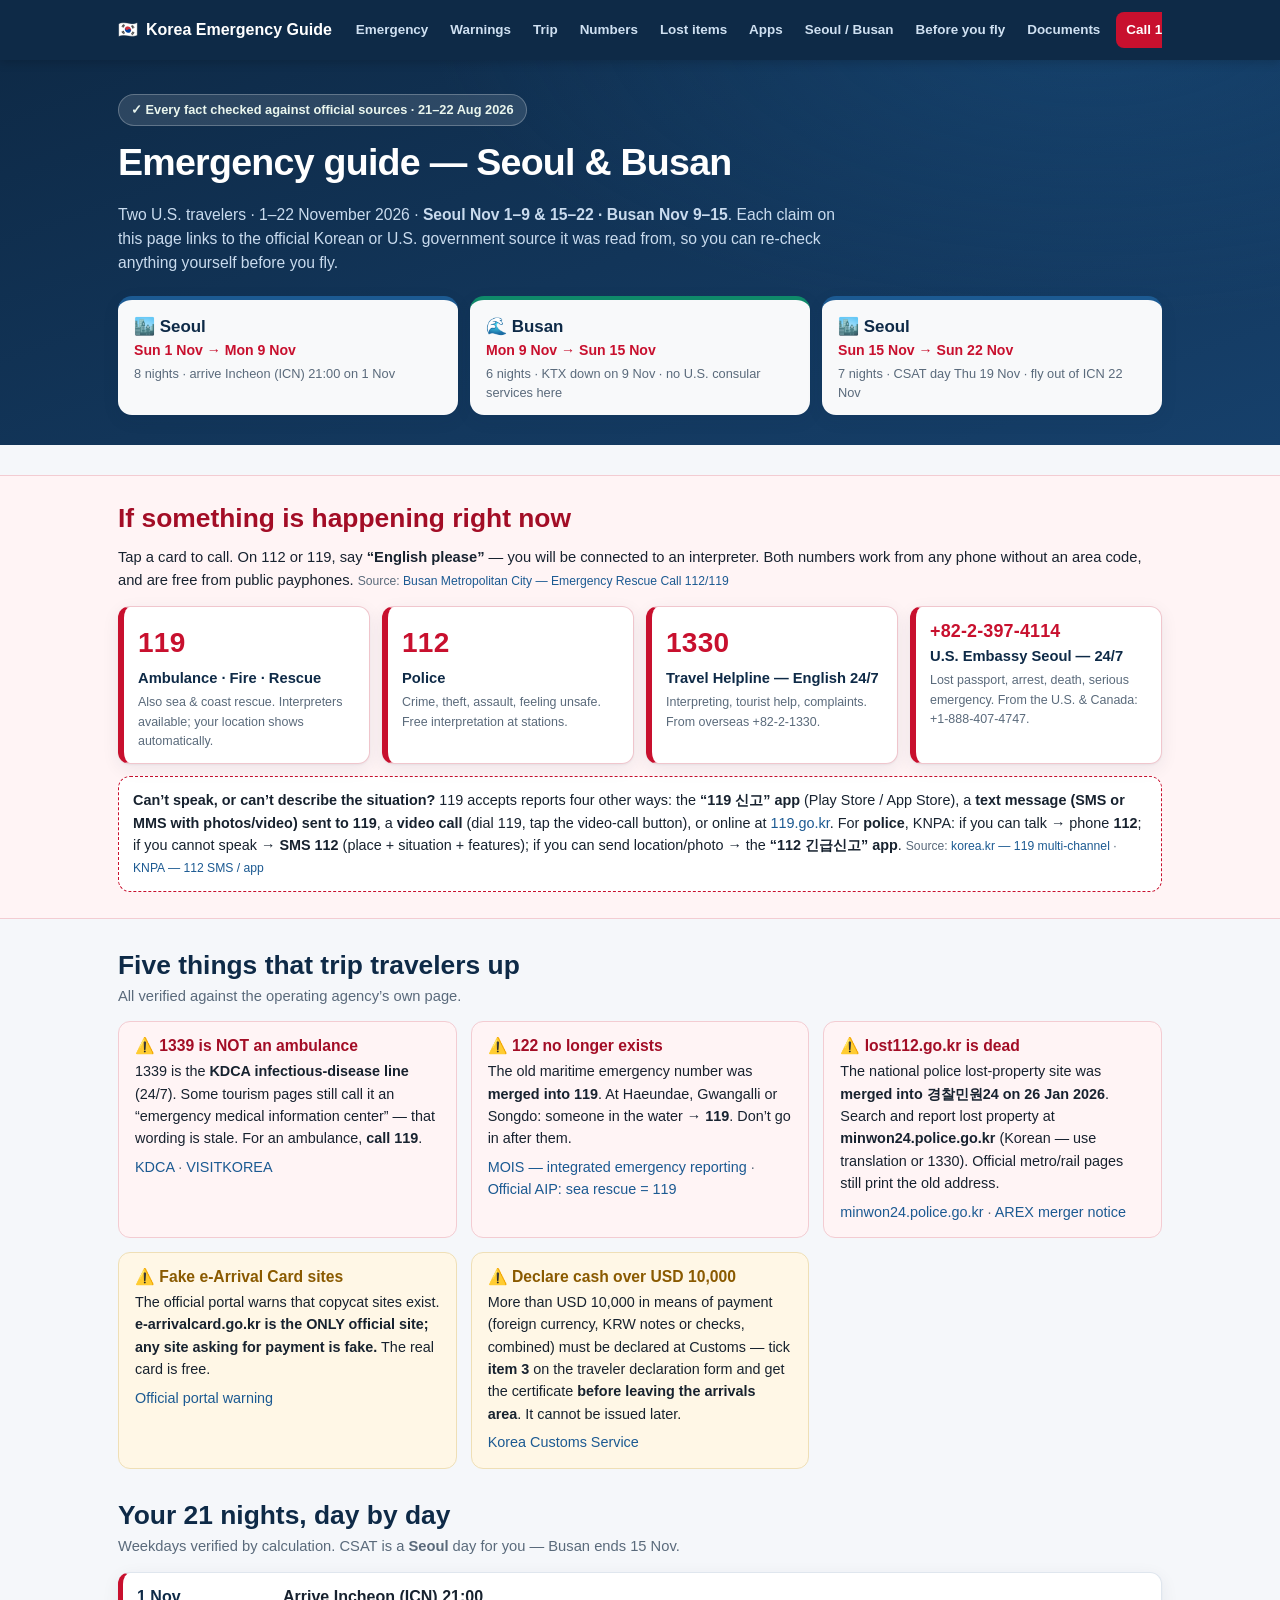
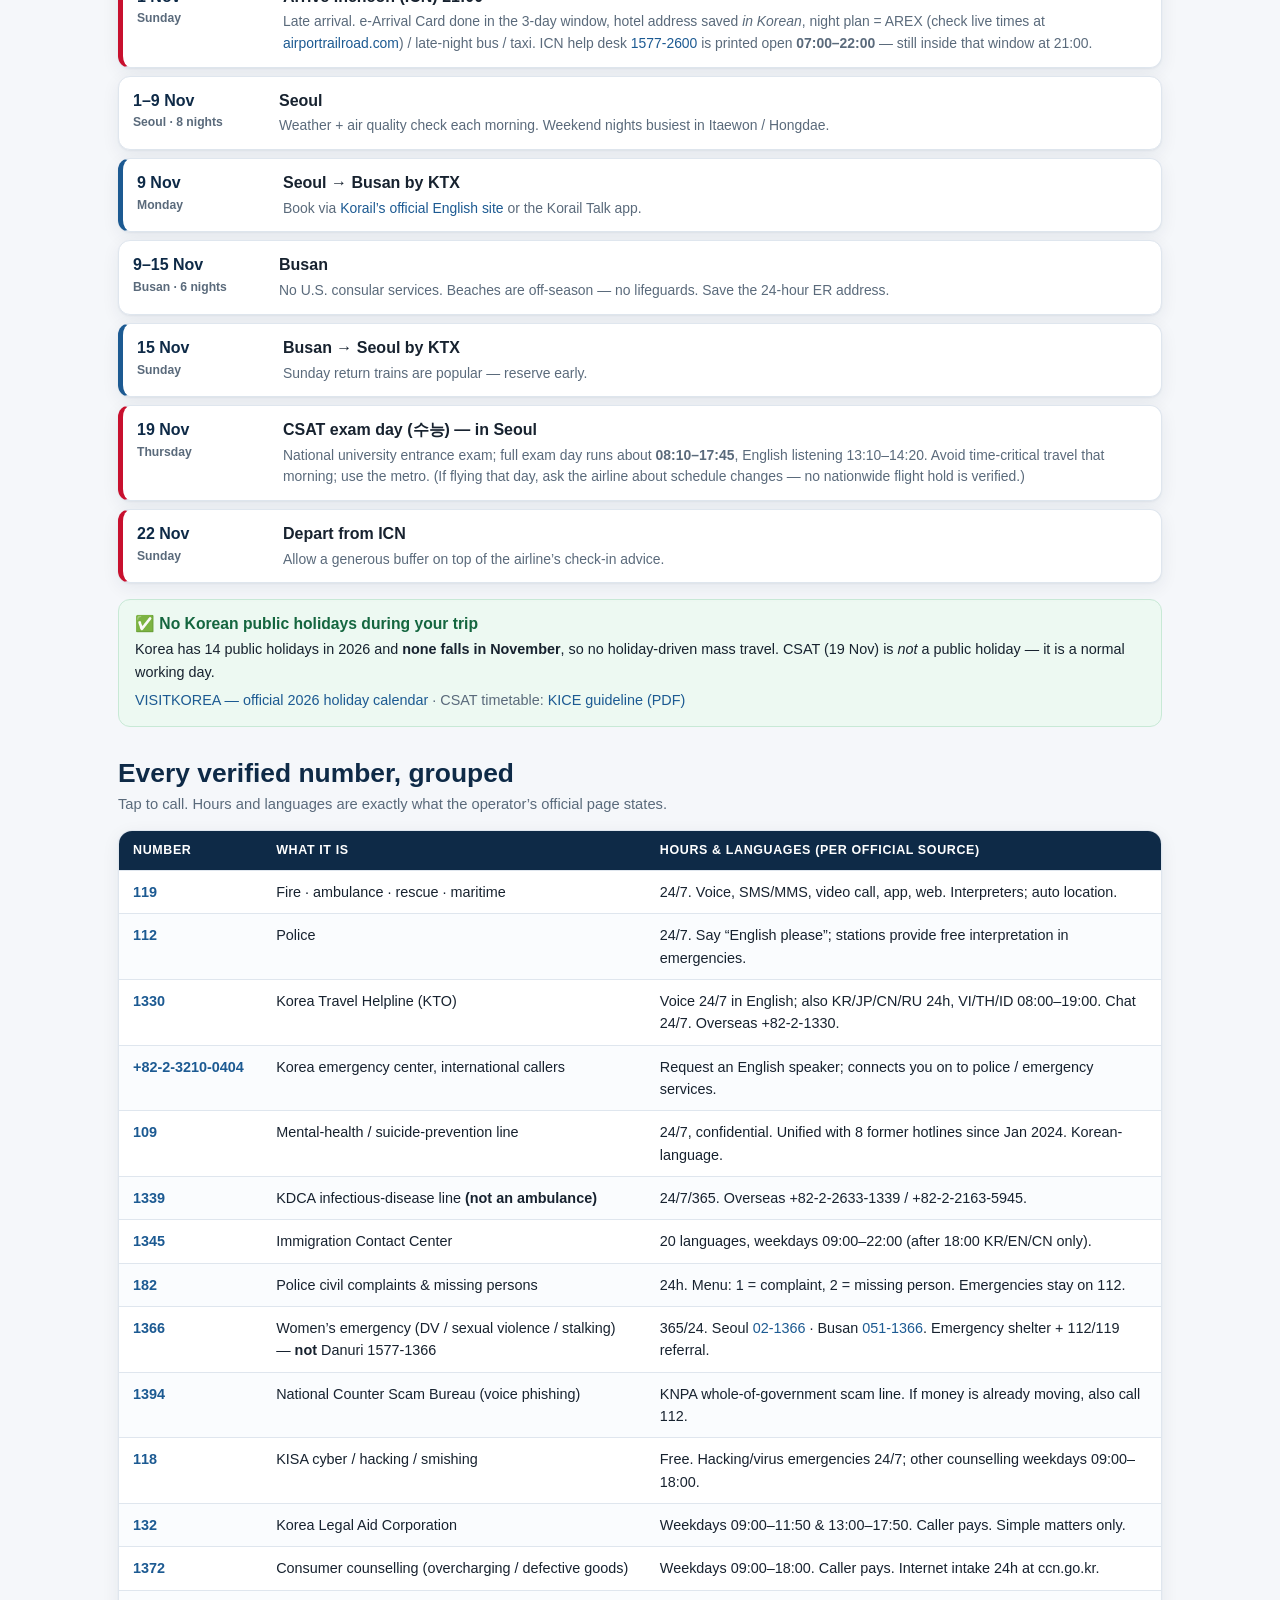
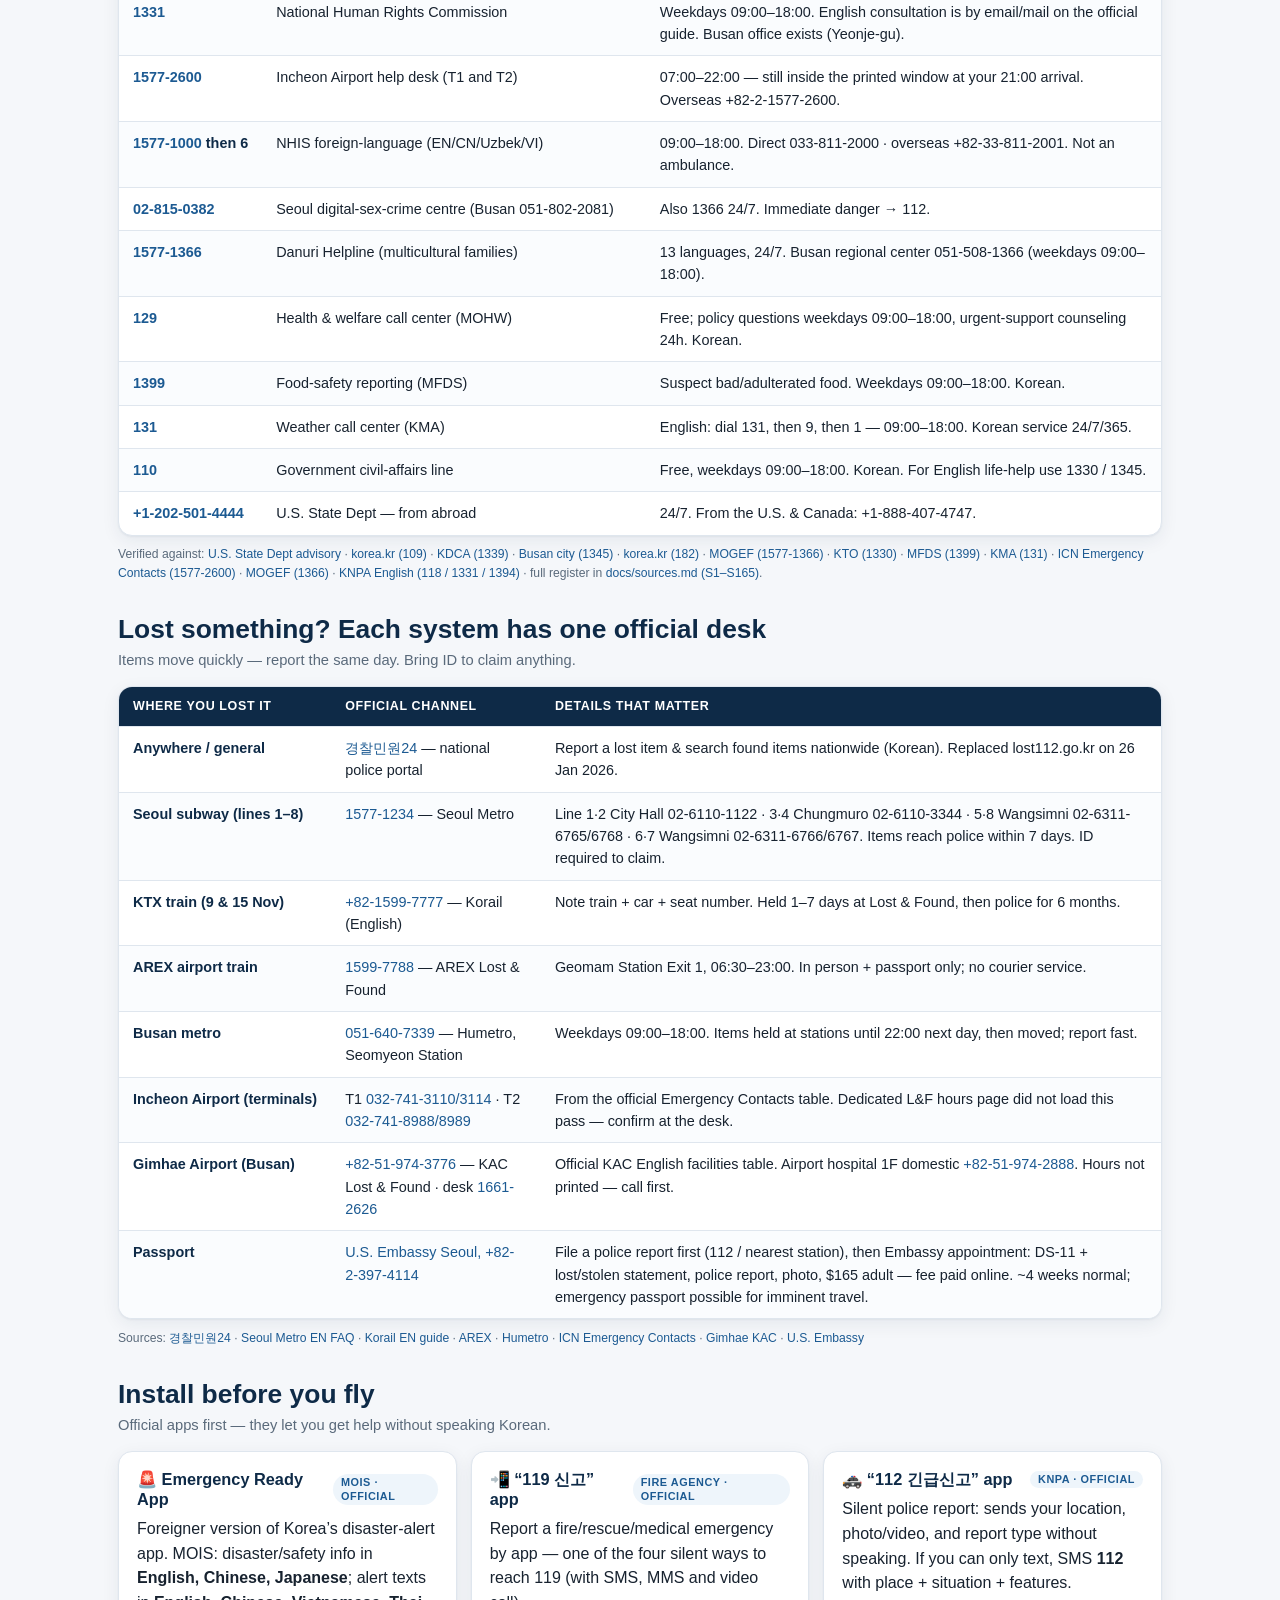
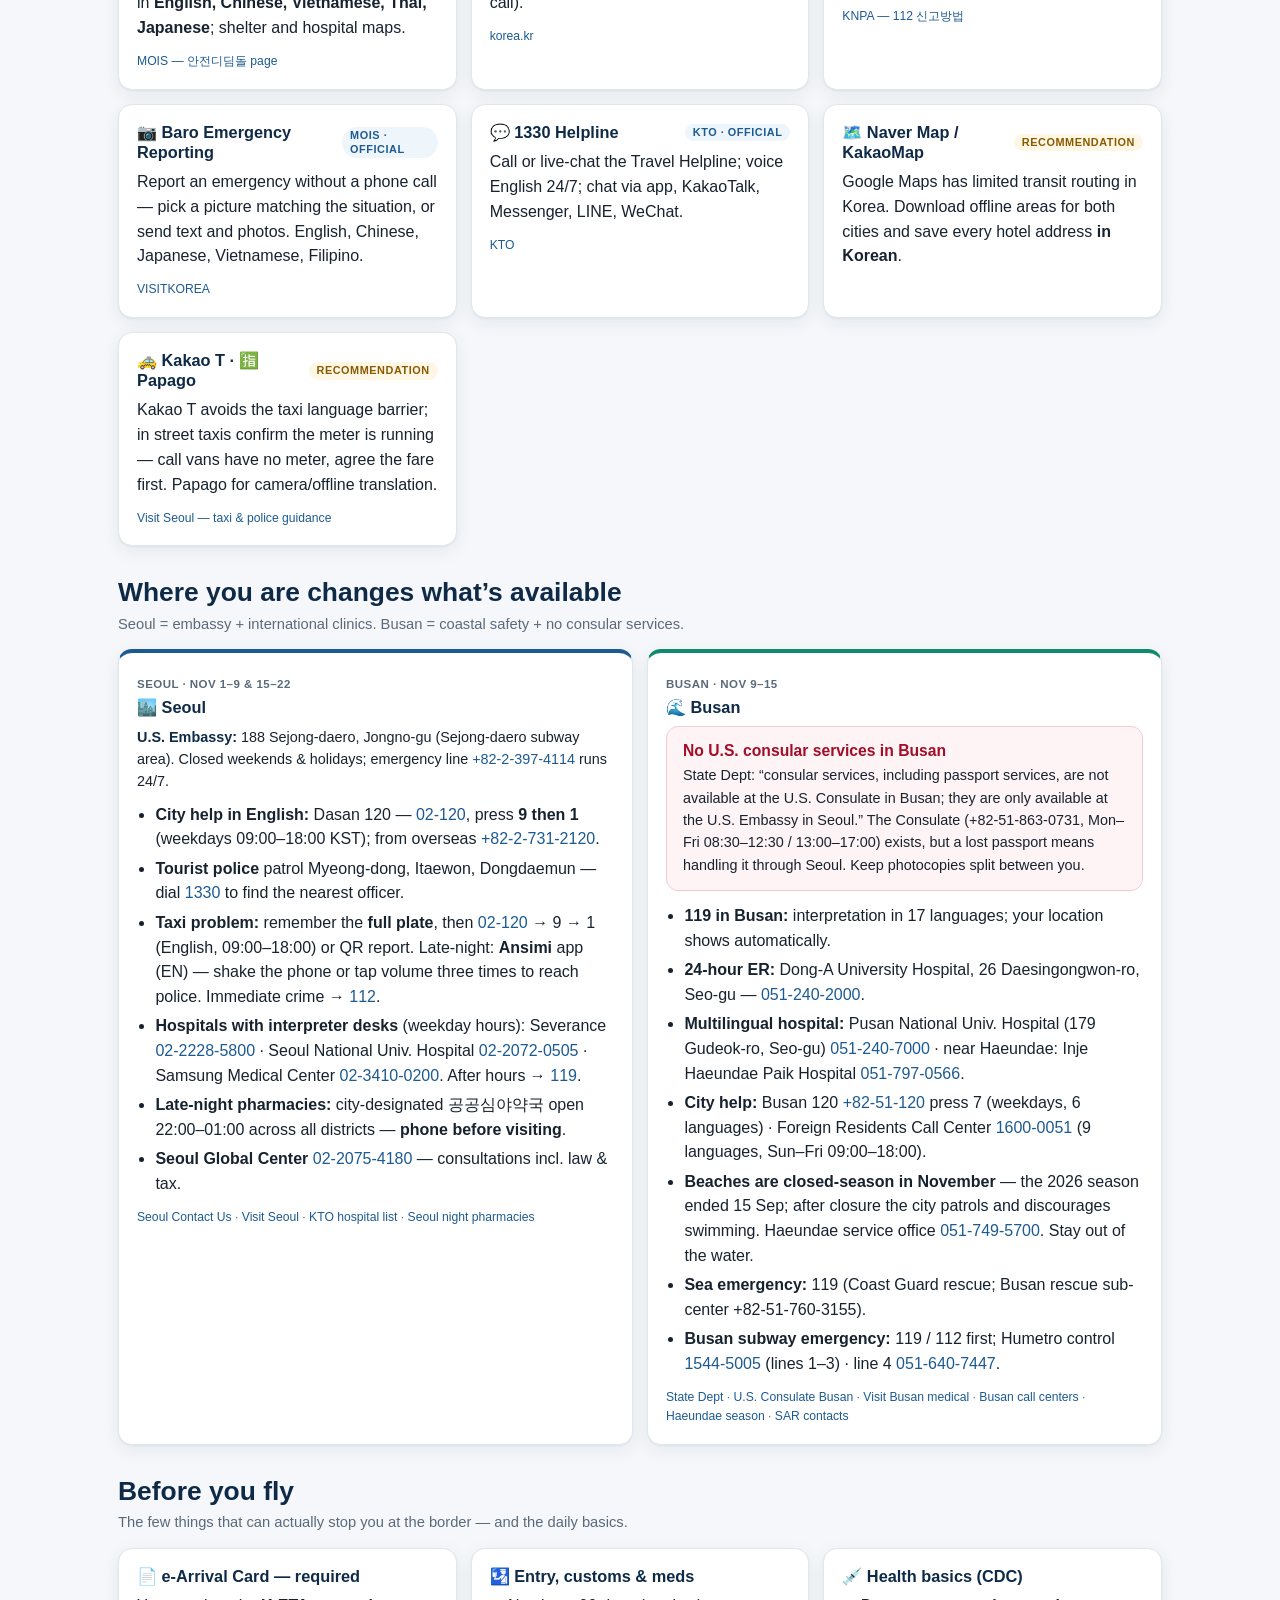
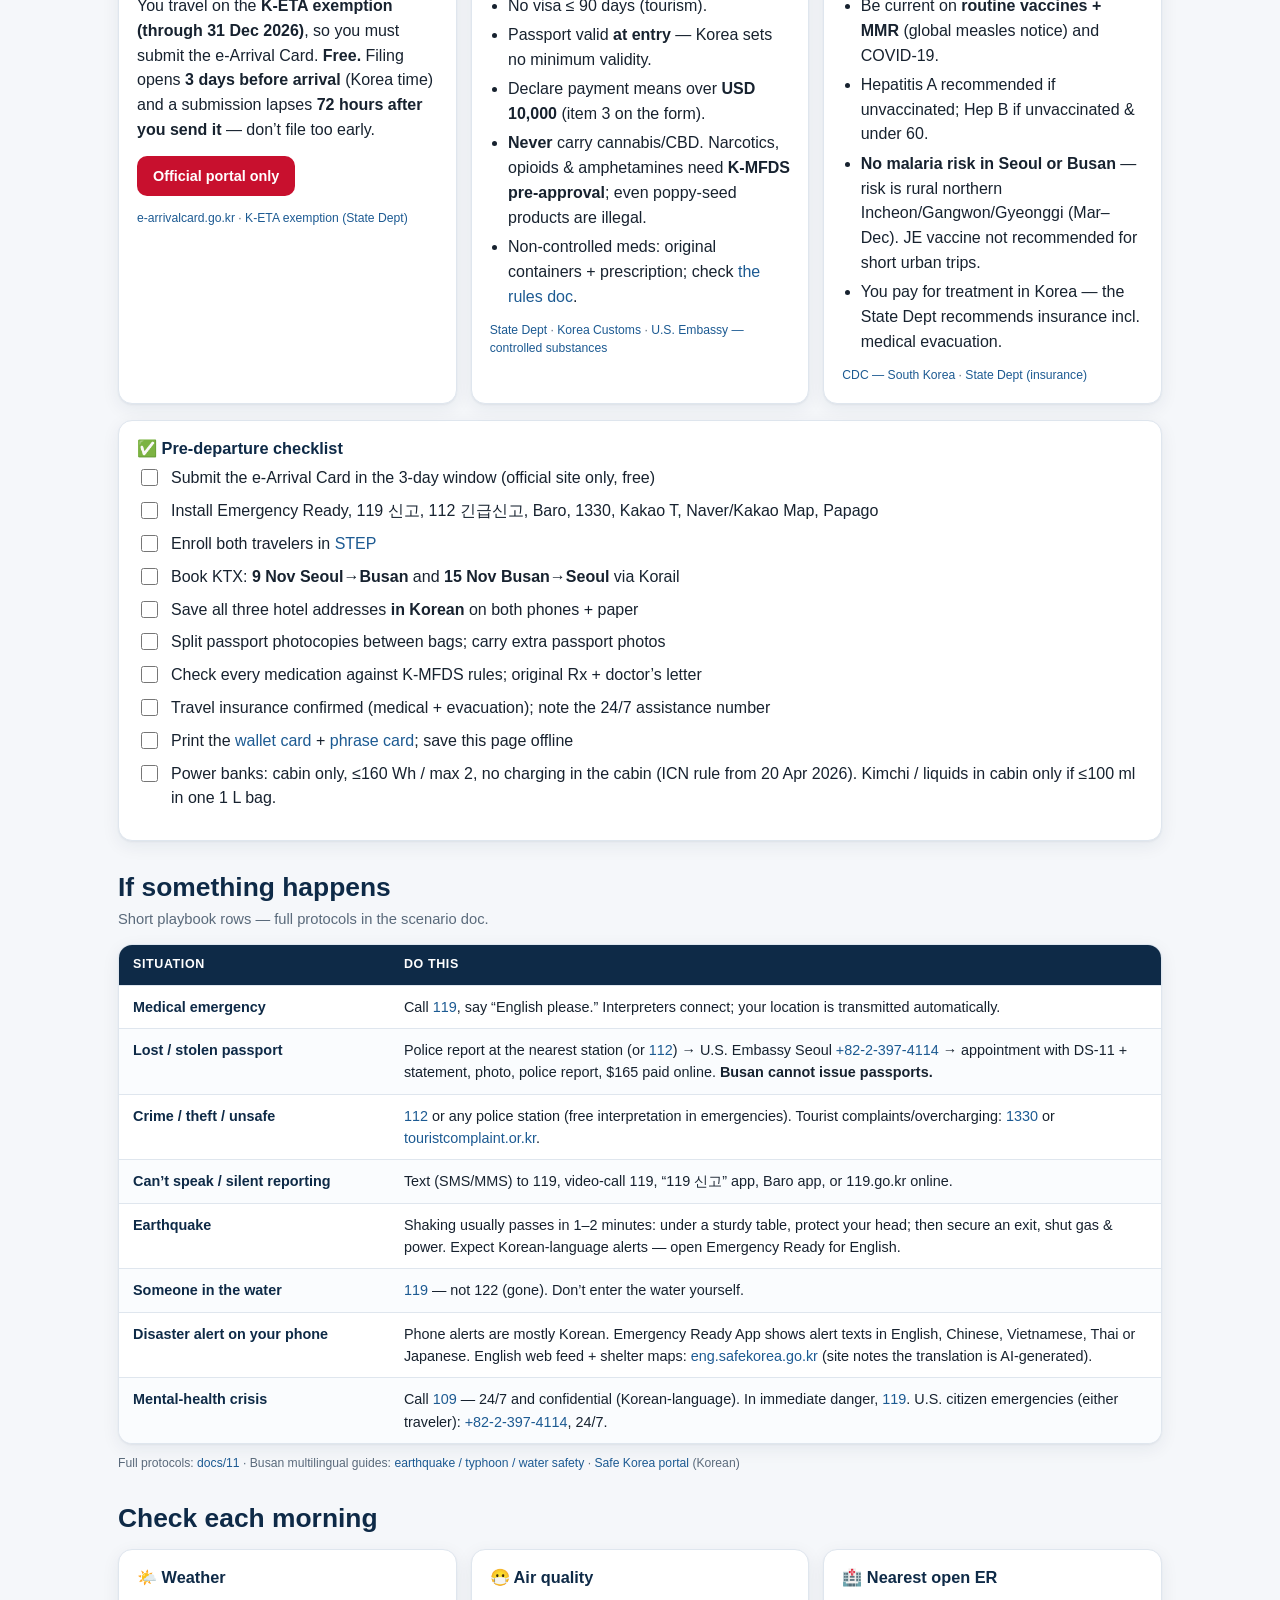
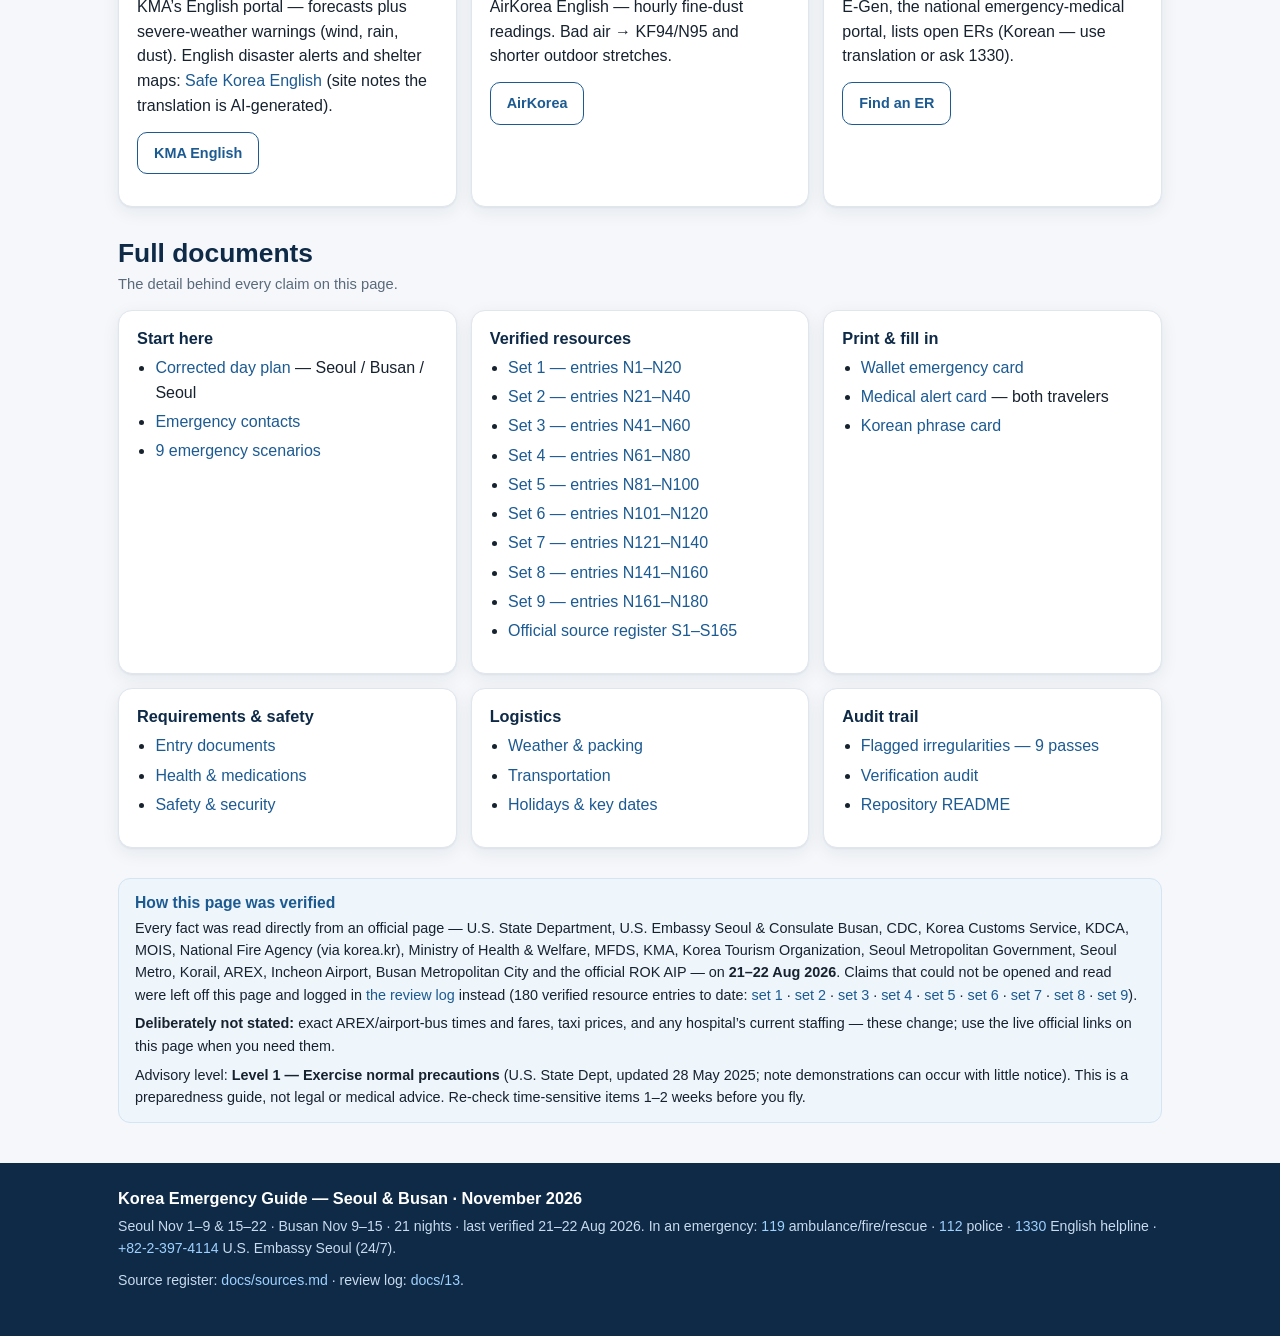
<file: index.html>
<!doctype html>
<html lang="en">
<head>
<meta charset="utf-8">
<meta name="viewport" content="width=device-width, initial-scale=1">
<title>Korea Emergency Guide — Seoul &amp; Busan · Nov 1–22, 2026</title>
<meta name="description" content="Verified emergency preparedness for Seoul (Nov 1–9 & 15–22) and Busan (Nov 9–15), 2026. Emergency numbers, hospitals, apps, lost property and official links — every fact checked against official sources.">
<meta name="theme-color" content="#0e2a47">
<link rel="stylesheet" href="assets/site.css">
<link rel="icon" href="data:image/svg+xml,<svg xmlns='http://www.w3.org/2000/svg' viewBox='0 0 100 100'><text y='.9em' font-size='90'>🇰🇷</text></svg>">
</head>
<body>
<a class="skip-link" href="#main">Skip to main content</a>

<header class="site-header">
  <div class="wrap nav">
    <a class="brand" href="./"><span aria-hidden="true">🇰🇷</span> Korea Emergency Guide</a>
    <nav class="nav-links" aria-label="Main">
      <a href="#emergency">Emergency</a>
      <a href="#warnings">Warnings</a>
      <a href="#trip">Trip</a>
      <a href="#numbers">Numbers</a>
      <a href="#lost">Lost items</a>
      <a href="#apps">Apps</a>
      <a href="#cities">Seoul&nbsp;/&nbsp;Busan</a>
      <a href="#before">Before you fly</a>
      <a href="#docs">Documents</a>
      <a class="call" href="tel:119">Call 119</a>
    </nav>
  </div>
</header>

<main id="main">

<!-- ================= HERO ================= -->
<div class="hero">
  <div class="wrap">
    <span class="verify-chip">✓ Every fact checked against official sources · 21–22 Aug 2026</span>
    <h1>Emergency guide — Seoul &amp; Busan</h1>
    <p class="lede">Two U.S. travelers · 1–22 November 2026 · <strong>Seoul Nov 1–9 &amp; 15–22 · Busan Nov 9–15</strong>.
      Each claim on this page links to the official Korean or U.S. government source it was read from,
      so you can re-check anything yourself before you fly.</p>

    <div class="legs">
      <div class="leg">
        <div class="city">🏙️ Seoul</div>
        <div class="dates">Sun 1 Nov → Mon 9 Nov</div>
        <div class="nights">8 nights · arrive Incheon (ICN) 21:00 on 1 Nov</div>
      </div>
      <div class="leg b">
        <div class="city">🌊 Busan</div>
        <div class="dates">Mon 9 Nov → Sun 15 Nov</div>
        <div class="nights">6 nights · KTX down on 9 Nov · no U.S. consular services here</div>
      </div>
      <div class="leg">
        <div class="city">🏙️ Seoul</div>
        <div class="dates">Sun 15 Nov → Sun 22 Nov</div>
        <div class="nights">7 nights · CSAT day Thu 19 Nov · fly out of ICN 22 Nov</div>
      </div>
    </div>
  </div>
</div>

<!-- ================= EMERGENCY ================= -->
<section id="emergency" class="emergency-strip">
  <div class="wrap">
    <h2>If something is happening right now</h2>
    <p class="hint">Tap a card to call. On 112 or 119, say <strong>“English please”</strong> — you will be
      connected to an interpreter. Both numbers work from any phone without an area code, and are
      free from public payphones.
      <span class="src">Source: <a href="https://www.busan.go.kr/eng/bsmedical05">Busan Metropolitan City — Emergency Rescue Call 112/119</a></span></p>

    <div class="calls">
      <a class="call-card" href="tel:119">
        <span class="num">119</span>
        <span class="what">Ambulance · Fire · Rescue</span>
        <span class="note">Also sea &amp; coast rescue. Interpreters available; your location shows automatically.</span>
      </a>
      <a class="call-card" href="tel:112">
        <span class="num">112</span>
        <span class="what">Police</span>
        <span class="note">Crime, theft, assault, feeling unsafe. Free interpretation at stations.</span>
      </a>
      <a class="call-card" href="tel:1330">
        <span class="num">1330</span>
        <span class="what">Travel Helpline — English 24/7</span>
        <span class="note">Interpreting, tourist help, complaints. From overseas +82-2-1330.</span>
      </a>
      <a class="call-card" href="tel:+8223974114">
        <span class="num sm">+82-2-397-4114</span>
        <span class="what">U.S. Embassy Seoul — 24/7</span>
        <span class="note">Lost passport, arrest, death, serious emergency. From the U.S. &amp; Canada: +1-888-407-4747.</span>
      </a>
    </div>

    <div class="cant-speak">
      <strong>Can’t speak, or can’t describe the situation?</strong> 119 accepts reports four other ways:
      the <strong>“119 신고” app</strong> (Play Store / App Store), a <strong>text message (SMS or MMS with
      photos/video) sent to 119</strong>, a <strong>video call</strong> (dial 119, tap the video-call button),
      or online at <a href="https://www.119.go.kr/Center119/main.do">119.go.kr</a>.
      For <strong>police</strong>, KNPA: if you can talk → phone <strong>112</strong>; if you cannot speak →
      <strong>SMS 112</strong> (place + situation + features); if you can send location/photo → the
      <strong>“112 긴급신고” app</strong>.
      <span class="src">Source: <a href="https://www.korea.kr/news/policyNewsView.do?newsId=148931185">korea.kr — 119 multi-channel</a> ·
        <a href="https://www.police.go.kr/user/bbs/BD_selectBbs.do?q_bbsCode=1007&amp;q_bbscttSn=20250613093203002">KNPA — 112 SMS / app</a></span>
    </div>
  </div>
</section>

<div class="wrap">

  <!-- ================= CRITICAL WARNINGS ================= -->
  <section id="warnings">
    <div class="section-title">
      <h2>Five things that trip travelers up</h2>
      <p>All verified against the operating agency’s own page.</p>
    </div>
    <div class="grid three">
      <div class="alert danger">
        <h3>⚠️ 1339 is NOT an ambulance</h3>
        <p>1339 is the <strong>KDCA infectious-disease line</strong> (24/7). Some tourism pages still call it an
          “emergency medical information center” — that wording is stale. For an ambulance, <strong>call 119</strong>.</p>
        <p class="src"><a href="https://www.kdca.go.kr/eng/4276/subview.do">KDCA</a> ·
          <a href="https://english.visitkorea.or.kr/svc/contents/contentsView.do?vcontsId=140042">VISITKOREA</a></p>
      </div>
      <div class="alert danger">
        <h3>⚠️ 122 no longer exists</h3>
        <p>The old maritime emergency number was <strong>merged into 119</strong>. At Haeundae, Gwangalli or Songdo:
          someone in the water → <strong>119</strong>. Don’t go in after them.</p>
        <p class="src"><a href="https://www.mois.go.kr/frt/sub/a06/b10/emergencycall/screen.do">MOIS — integrated emergency reporting</a> ·
          <a href="https://aim.koca.go.kr/eaipPub/Package/2025-02-19-AIRAC/html/eAIP/KR-GEN-3.6-en-GB.html">Official AIP: sea rescue = 119</a></p>
      </div>
      <div class="alert danger">
        <h3>⚠️ lost112.go.kr is dead</h3>
        <p>The national police lost-property site was <strong>merged into 경찰민원24 on 26 Jan 2026</strong>.
          Search and report lost property at <strong>minwon24.police.go.kr</strong> (Korean — use translation or 1330).
          Official metro/rail pages still print the old address.</p>
        <p class="src"><a href="https://minwon24.police.go.kr/main.do">minwon24.police.go.kr</a> ·
          <a href="https://www.airportrailroad.com/customer/lost">AREX merger notice</a></p>
      </div>
      <div class="alert warn">
        <h3>⚠️ Fake e-Arrival Card sites</h3>
        <p>The official portal warns that copycat sites exist. <strong>e-arrivalcard.go.kr is the ONLY official
          site; any site asking for payment is fake.</strong> The real card is free.</p>
        <p class="src"><a href="https://www.e-arrivalcard.go.kr/portal/main/index.do">Official portal warning</a></p>
      </div>
      <div class="alert warn">
        <h3>⚠️ Declare cash over USD 10,000</h3>
        <p>More than USD 10,000 in means of payment (foreign currency, KRW notes or checks, combined) must be
          declared at Customs — tick <strong>item 3</strong> on the traveler declaration form and get the certificate
          <strong>before leaving the arrivals area</strong>. It cannot be issued later.</p>
        <p class="src"><a href="https://www.customs.go.kr/english/cm/cntnts/cntntsView.do?mi=10800&amp;cntntsId=5500">Korea Customs Service</a></p>
      </div>
    </div>
  </section>

  <!-- ================= TRIP ================= -->
  <section id="trip">
    <div class="section-title">
      <h2>Your 21 nights, day by day</h2>
      <p>Weekdays verified by calculation. CSAT is a <strong>Seoul</strong> day for you — Busan ends 15 Nov.</p>
    </div>
    <div class="timeline">
      <div class="tl-row key">
        <div class="d">1 Nov<small>Sunday</small></div>
        <div class="b"><strong>Arrive Incheon (ICN) 21:00</strong>
          <span>Late arrival. e-Arrival Card done in the 3-day window, hotel address saved <em>in Korean</em>,
            night plan = AREX (check live times at <a href="https://www.airportrailroad.com/main">airportrailroad.com</a>) / late-night bus / taxi.
            ICN help desk <a href="tel:15772600">1577-2600</a> is printed open <strong>07:00–22:00</strong> — still inside that window at 21:00.</span></div>
      </div>
      <div class="tl-row">
        <div class="d">1–9 Nov<small>Seoul · 8 nights</small></div>
        <div class="b"><strong>Seoul</strong>
          <span>Weather + air quality check each morning. Weekend nights busiest in Itaewon / Hongdae.</span></div>
      </div>
      <div class="tl-row move">
        <div class="d">9 Nov<small>Monday</small></div>
        <div class="b"><strong>Seoul → Busan by KTX</strong>
          <span>Book via <a href="https://www.korail.com/global/eng/main">Korail’s official English site</a> or the Korail Talk app.</span></div>
      </div>
      <div class="tl-row">
        <div class="d">9–15 Nov<small>Busan · 6 nights</small></div>
        <div class="b"><strong>Busan</strong>
          <span>No U.S. consular services. Beaches are off-season — no lifeguards. Save the 24-hour ER address.</span></div>
      </div>
      <div class="tl-row move">
        <div class="d">15 Nov<small>Sunday</small></div>
        <div class="b"><strong>Busan → Seoul by KTX</strong>
          <span>Sunday return trains are popular — reserve early.</span></div>
      </div>
      <div class="tl-row key">
        <div class="d">19 Nov<small>Thursday</small></div>
        <div class="b"><strong>CSAT exam day (수능) — in Seoul</strong>
          <span>National university entrance exam; full exam day runs about <strong>08:10–17:45</strong>, English listening
            13:10–14:20. Avoid time-critical travel that morning; use the metro. (If flying that day, ask the
            airline about schedule changes — no nationwide flight hold is verified.)</span></div>
      </div>
      <div class="tl-row key">
        <div class="d">22 Nov<small>Sunday</small></div>
        <div class="b"><strong>Depart from ICN</strong>
          <span>Allow a generous buffer on top of the airline’s check-in advice.</span></div>
      </div>
    </div>

    <div class="alert ok" style="margin-top:1rem">
      <h3>✅ No Korean public holidays during your trip</h3>
      <p>Korea has 14 public holidays in 2026 and <strong>none falls in November</strong>, so no holiday-driven mass
        travel. CSAT (19 Nov) is <em>not</em> a public holiday — it is a normal working day.</p>
      <p class="src"><a href="https://english.visitkorea.or.kr/svc/contents/contentsView.do?vcontsId=140038">VISITKOREA — official 2026 holiday calendar</a> ·
        CSAT timetable: <a href="https://csatcdn.kice.re.kr/resources/pdf/guideline.pdf">KICE guideline (PDF)</a></p>
    </div>
  </section>

  <!-- ================= NUMBERS ================= -->
  <section id="numbers">
    <div class="section-title">
      <h2>Every verified number, grouped</h2>
      <p>Tap to call. Hours and languages are exactly what the operator’s official page states.</p>
    </div>

    <div class="table-wrap">
      <table>
        <thead><tr><th>Number</th><th>What it is</th><th>Hours &amp; languages (per official source)</th></tr></thead>
        <tbody>
          <tr><td class="n"><a href="tel:119">119</a></td>
            <td>Fire · ambulance · rescue · maritime</td>
            <td>24/7. Voice, SMS/MMS, video call, app, web. Interpreters; auto location.</td></tr>
          <tr><td class="n"><a href="tel:112">112</a></td>
            <td>Police</td>
            <td>24/7. Say “English please”; stations provide free interpretation in emergencies.</td></tr>
          <tr><td class="n"><a href="tel:1330">1330</a></td>
            <td>Korea Travel Helpline (KTO)</td>
            <td>Voice 24/7 in English; also KR/JP/CN/RU 24h, VI/TH/ID 08:00–19:00. Chat 24/7. Overseas +82-2-1330.</td></tr>
          <tr><td class="n"><a href="tel:+82232100404">+82-2-3210-0404</a></td>
            <td>Korea emergency center, international callers</td>
            <td>Request an English speaker; connects you on to police / emergency services.</td></tr>
          <tr><td class="n"><a href="tel:109">109</a></td>
            <td>Mental-health / suicide-prevention line</td>
            <td>24/7, confidential. Unified with 8 former hotlines since Jan 2024. Korean-language.</td></tr>
          <tr><td class="n"><a href="tel:1339">1339</a></td>
            <td>KDCA infectious-disease line <strong>(not an ambulance)</strong></td>
            <td>24/7/365. Overseas +82-2-2633-1339 / +82-2-2163-5945.</td></tr>
          <tr><td class="n"><a href="tel:1345">1345</a></td>
            <td>Immigration Contact Center</td>
            <td>20 languages, weekdays 09:00–22:00 (after 18:00 KR/EN/CN only).</td></tr>
          <tr><td class="n"><a href="tel:182">182</a></td>
            <td>Police civil complaints &amp; missing persons</td>
            <td>24h. Menu: 1 = complaint, 2 = missing person. Emergencies stay on 112.</td></tr>
          <tr><td class="n"><a href="tel:1366">1366</a></td>
            <td>Women’s emergency (DV / sexual violence / stalking) — <strong>not</strong> Danuri 1577-1366</td>
            <td>365/24. Seoul <a href="tel:021366">02-1366</a> · Busan <a href="tel:0511366">051-1366</a>. Emergency shelter + 112/119 referral.</td></tr>
          <tr><td class="n"><a href="tel:1394">1394</a></td>
            <td>National Counter Scam Bureau (voice phishing)</td>
            <td>KNPA whole-of-government scam line. If money is already moving, also call 112.</td></tr>
          <tr><td class="n"><a href="tel:118">118</a></td>
            <td>KISA cyber / hacking / smishing</td>
            <td>Free. Hacking/virus emergencies 24/7; other counselling weekdays 09:00–18:00.</td></tr>
          <tr><td class="n"><a href="tel:132">132</a></td>
            <td>Korea Legal Aid Corporation</td>
            <td>Weekdays 09:00–11:50 &amp; 13:00–17:50. Caller pays. Simple matters only.</td></tr>
          <tr><td class="n"><a href="tel:1372">1372</a></td>
            <td>Consumer counselling (overcharging / defective goods)</td>
            <td>Weekdays 09:00–18:00. Caller pays. Internet intake 24h at ccn.go.kr.</td></tr>
          <tr><td class="n"><a href="tel:1331">1331</a></td>
            <td>National Human Rights Commission</td>
            <td>Weekdays 09:00–18:00. English consultation is by email/mail on the official guide. Busan office exists (Yeonje-gu).</td></tr>
          <tr><td class="n"><a href="tel:15772600">1577-2600</a></td>
            <td>Incheon Airport help desk (T1 and T2)</td>
            <td>07:00–22:00 — still inside the printed window at your 21:00 arrival. Overseas +82-2-1577-2600.</td></tr>
          <tr><td class="n"><a href="tel:15771000">1577-1000</a> then 6</td>
            <td>NHIS foreign-language (EN/CN/Uzbek/VI)</td>
            <td>09:00–18:00. Direct 033-811-2000 · overseas +82-33-811-2001. Not an ambulance.</td></tr>
          <tr><td class="n"><a href="tel:028150382">02-815-0382</a></td>
            <td>Seoul digital-sex-crime centre (Busan 051-802-2081)</td>
            <td>Also 1366 24/7. Immediate danger → 112.</td></tr>
          <tr><td class="n"><a href="tel:15771366">1577-1366</a></td>
            <td>Danuri Helpline (multicultural families)</td>
            <td>13 languages, 24/7. Busan regional center 051-508-1366 (weekdays 09:00–18:00).</td></tr>
          <tr><td class="n"><a href="tel:129">129</a></td>
            <td>Health &amp; welfare call center (MOHW)</td>
            <td>Free; policy questions weekdays 09:00–18:00, urgent-support counseling 24h. Korean.</td></tr>
          <tr><td class="n"><a href="tel:1399">1399</a></td>
            <td>Food-safety reporting (MFDS)</td>
            <td>Suspect bad/adulterated food. Weekdays 09:00–18:00. Korean.</td></tr>
          <tr><td class="n"><a href="tel:131">131</a></td>
            <td>Weather call center (KMA)</td>
            <td>English: dial 131, then 9, then 1 — 09:00–18:00. Korean service 24/7/365.</td></tr>
          <tr><td class="n"><a href="tel:110">110</a></td>
            <td>Government civil-affairs line</td>
            <td>Free, weekdays 09:00–18:00. Korean. For English life-help use 1330 / 1345.</td></tr>
          <tr><td class="n"><a href="tel:+12025014444">+1-202-501-4444</a></td>
            <td>U.S. State Dept — from abroad</td>
            <td>24/7. From the U.S. &amp; Canada: +1-888-407-4747.</td></tr>
        </tbody>
      </table>
    </div>
    <p class="src" style="margin-top:.6rem">Verified against:
      <a href="https://travel.state.gov/en/international-travel/travel-advisories/south-korea.html">U.S. State Dept advisory</a> ·
      <a href="https://www.korea.kr/news/policyNewsView.do?newsId=148954797">korea.kr (109)</a> ·
      <a href="https://www.kdca.go.kr/eng/4276/subview.do">KDCA (1339)</a> ·
      <a href="https://www.busan.go.kr/eng/call-center">Busan city (1345)</a> ·
      <a href="https://www.korea.kr/news/policyNewsView.do?newsId=148752205">korea.kr (182)</a> ·
      <a href="https://www.mogef.go.kr/eng/pc/eng_pc_f006.do">MOGEF (1577-1366)</a> ·
      <a href="https://knto.or.kr/eng/1330KoreaTravelHelpline">KTO (1330)</a> ·
      <a href="https://mfds.go.kr/wpge/m_46/de010406l001.do">MFDS (1399)</a> ·
      <a href="https://www.kma.go.kr/eng/biz/public_04.jsp">KMA (131)</a> ·
      <a href="https://www.airport.kr/ap_en/1544/subview.do">ICN Emergency Contacts (1577-2600)</a> ·
      <a href="https://www.mogef.go.kr/cc/wcc/cc_wcc_f001.do">MOGEF (1366)</a> ·
      <a href="https://www.police.go.kr/eng/main.do">KNPA English (118 / 1331 / 1394)</a> ·
      full register in <a href="docs/sources.md">docs/sources.md (S1–S165)</a>.</p>
  </section>

  <!-- ================= LOST ================= -->
  <section id="lost">
    <div class="section-title">
      <h2>Lost something? Each system has one official desk</h2>
      <p>Items move quickly — report the same day. Bring ID to claim anything.</p>
    </div>
    <div class="table-wrap">
      <table>
        <thead><tr><th>Where you lost it</th><th>Official channel</th><th>Details that matter</th></tr></thead>
        <tbody>
          <tr><td class="n">Anywhere / general</td>
            <td><a href="https://minwon24.police.go.kr/main.do">경찰민원24</a> — national police portal</td>
            <td>Report a lost item &amp; search found items nationwide (Korean). Replaced lost112.go.kr on 26 Jan 2026.</td></tr>
          <tr><td class="n">Seoul subway (lines 1–8)</td>
            <td><a href="tel:15771234">1577-1234</a> — Seoul Metro</td>
            <td>Line 1·2 City Hall 02-6110-1122 · 3·4 Chungmuro 02-6110-3344 · 5·8 Wangsimni 02-6311-6765/6768 ·
              6·7 Wangsimni 02-6311-6766/6767. Items reach police within 7 days. ID required to claim.</td></tr>
          <tr><td class="n">KTX train (9 &amp; 15 Nov)</td>
            <td><a href="tel:+8215997777">+82-1599-7777</a> — Korail (English)</td>
            <td>Note train + car + seat number. Held 1–7 days at Lost &amp; Found, then police for 6 months.</td></tr>
          <tr><td class="n">AREX airport train</td>
            <td><a href="tel:15997788">1599-7788</a> — AREX Lost &amp; Found</td>
            <td>Geomam Station Exit 1, 06:30–23:00. In person + passport only; no courier service.</td></tr>
          <tr><td class="n">Busan metro</td>
            <td><a href="tel:+82516407339">051-640-7339</a> — Humetro, Seomyeon Station</td>
            <td>Weekdays 09:00–18:00. Items held at stations until 22:00 next day, then moved; report fast.</td></tr>
          <tr><td class="n">Incheon Airport (terminals)</td>
            <td>T1 <a href="tel:0327413110">032-741-3110/3114</a> · T2 <a href="tel:0327418988">032-741-8988/8989</a></td>
            <td>From the official Emergency Contacts table. Dedicated L&amp;F hours page did not load this pass — confirm at the desk.</td></tr>
          <tr><td class="n">Gimhae Airport (Busan)</td>
            <td><a href="tel:0519743776">+82-51-974-3776</a> — KAC Lost &amp; Found · desk <a href="tel:16612626">1661-2626</a></td>
            <td>Official KAC English facilities table. Airport hospital 1F domestic <a href="tel:0519742888">+82-51-974-2888</a>. Hours not printed — call first.</td></tr>
          <tr><td class="n">Passport</td>
            <td><a href="tel:+8223974114">U.S. Embassy Seoul, +82-2-397-4114</a></td>
            <td>File a police report first (112 / nearest station), then Embassy appointment: DS-11 + lost/stolen
              statement, police report, photo, $165 adult — fee paid online. ~4 weeks normal; emergency passport
              possible for imminent travel.</td></tr>
        </tbody>
      </table>
    </div>
    <p class="src" style="margin-top:.6rem">Sources:
      <a href="https://minwon24.police.go.kr/main.do">경찰민원24</a> ·
      <a href="http://www.seoulmetro.co.kr/en/page.do?menuIdx=716">Seoul Metro EN FAQ</a> ·
      <a href="https://www.korail.com/global/eng/passengerGuide/info/otherInfo">Korail EN guide</a> ·
      <a href="https://www.airportrailroad.com/customer/lost">AREX</a> ·
      <a href="https://www2.humetro.busan.kr/homepage/cht/page/subLocation.do?menu_no=10060103">Humetro</a> ·
      <a href="https://www.airport.kr/ap_en/1544/subview.do">ICN Emergency Contacts</a> ·
      <a href="https://www.airport.co.kr/gimhaeeng/cms/frCon/index.do?MENU_ID=190">Gimhae KAC</a> ·
      <a href="https://kr.usembassy.gov/services-lost-stolen-damaged-passport/">U.S. Embassy</a></p>
  </section>

  <!-- ================= APPS ================= -->
  <section id="apps">
    <div class="section-title">
      <h2>Install before you fly</h2>
      <p>Official apps first — they let you get help without speaking Korean.</p>
    </div>
    <div class="grid three">
      <div class="card">
        <h3>🚨 Emergency Ready App <span class="app-chip">MOIS · official</span></h3>
        <p>Foreigner version of Korea’s disaster-alert app. MOIS: disaster/safety info in
          <strong>English, Chinese, Japanese</strong>; alert texts in <strong>English, Chinese, Vietnamese, Thai,
          Japanese</strong>; shelter and hospital maps.</p>
        <p class="src"><a href="https://www.mois.go.kr/frt/sub/a06/b11/safetyStep/screen.do">MOIS — 안전디딤돌 page</a></p>
      </div>
      <div class="card">
        <h3>📲 “119 신고” app <span class="app-chip">Fire Agency · official</span></h3>
        <p>Report a fire/rescue/medical emergency by app — one of the four silent ways to reach 119
          (with SMS, MMS and video call).</p>
        <p class="src"><a href="https://www.korea.kr/news/policyNewsView.do?newsId=148931185">korea.kr</a></p>
      </div>
      <div class="card">
        <h3>🚓 “112 긴급신고” app <span class="app-chip">KNPA · official</span></h3>
        <p>Silent police report: sends your location, photo/video, and report type without speaking.
          If you can only text, SMS <strong>112</strong> with place + situation + features.</p>
        <p class="src"><a href="https://www.police.go.kr/user/bbs/BD_selectBbs.do?q_bbsCode=1007&amp;q_bbscttSn=20250613093203002">KNPA — 112 신고방법</a></p>
      </div>
      <div class="card">
        <h3>📷 Baro Emergency Reporting <span class="app-chip">MOIS · official</span></h3>
        <p>Report an emergency without a phone call — pick a picture matching the situation, or send text and
          photos. English, Chinese, Japanese, Vietnamese, Filipino.</p>
        <p class="src"><a href="https://english.visitkorea.or.kr/svc/contents/contentsView.do?vcontsId=248145">VISITKOREA</a></p>
      </div>
      <div class="card">
        <h3>💬 1330 Helpline <span class="app-chip">KTO · official</span></h3>
        <p>Call or live-chat the Travel Helpline; voice English 24/7; chat via app, KakaoTalk, Messenger, LINE, WeChat.</p>
        <p class="src"><a href="https://knto.or.kr/eng/1330KoreaTravelHelpline">KTO</a></p>
      </div>
      <div class="card">
        <h3>🗺️ Naver Map / KakaoMap <span class="app-chip rec">Recommendation</span></h3>
        <p>Google Maps has limited transit routing in Korea. Download offline areas for both cities and save every
          hotel address <strong>in Korean</strong>.</p>
      </div>
      <div class="card">
        <h3>🚕 Kakao T · 🈯 Papago <span class="app-chip rec">Recommendation</span></h3>
        <p>Kakao T avoids the taxi language barrier; in street taxis confirm the meter is running —
          call vans have no meter, agree the fare first. Papago for camera/offline translation.</p>
        <p class="src"><a href="https://english.visitseoul.net/safety">Visit Seoul — taxi &amp; police guidance</a></p>
      </div>
    </div>
  </section>

  <!-- ================= CITY CARDS ================= -->
  <section id="cities">
    <div class="section-title">
      <h2>Where you are changes what’s available</h2>
      <p>Seoul = embassy + international clinics. Busan = coastal safety + no consular services.</p>
    </div>
    <div class="grid two">
      <div class="card seoul">
        <span class="tag">Seoul · Nov 1–9 &amp; 15–22</span>
        <h3>🏙️ Seoul</h3>
        <p class="kv"><b>U.S. Embassy:</b> 188 Sejong-daero, Jongno-gu (Sejong-daero subway area). Closed weekends
          &amp; holidays; emergency line <a href="tel:+8223974114">+82-2-397-4114</a> runs 24/7.</p>
        <ul>
          <li><b>City help in English:</b> Dasan 120 — <a href="tel:82120">02-120</a>, press <b>9 then 1</b>
            (weekdays 09:00–18:00 KST); from overseas <a href="tel:+8227312120">+82-2-731-2120</a>.</li>
          <li><b>Tourist police</b> patrol Myeong-dong, Itaewon, Dongdaemun — dial <a href="tel:1330">1330</a> to
            find the nearest officer.</li>
          <li><b>Taxi problem:</b> remember the <strong>full plate</strong>, then <a href="tel:02120">02-120</a>
            → 9 → 1 (English, 09:00–18:00) or QR report. Late-night: <strong>Ansimi</strong> app (EN) —
            shake the phone or tap volume three times to reach police. Immediate crime → <a href="tel:112">112</a>.</li>
          <li><b>Hospitals with interpreter desks</b> (weekday hours): Severance
            <a href="tel:+82222285800">02-2228-5800</a> · Seoul National Univ. Hospital
            <a href="tel:+82220720505">02-2072-0505</a> · Samsung Medical Center
            <a href="tel:+82234100200">02-3410-0200</a>. After hours → <a href="tel:119">119</a>.</li>
          <li><b>Late-night pharmacies:</b> city-designated 공공심야약국 open 22:00–01:00 across all districts —
            <strong>phone before visiting</strong>.</li>
          <li><b>Seoul Global Center</b> <a href="tel:+82220754180">02-2075-4180</a> — consultations incl. law &amp; tax.</li>
        </ul>
        <p class="src"><a href="https://english.seoul.go.kr/seoul-policy-archive-contact-us/">Seoul Contact Us</a> ·
          <a href="https://english.visitseoul.net/safety">Visit Seoul</a> ·
          <a href="https://english.visitkorea.or.kr/svc/contents/contentsView.do?vcontsId=140042">KTO hospital list</a> ·
          <a href="https://news.seoul.go.kr/welfare/archives/567003">Seoul night pharmacies</a></p>
      </div>

      <div class="card busan">
        <span class="tag">Busan · Nov 9–15</span>
        <h3>🌊 Busan</h3>
        <div class="alert danger" style="margin-bottom:.8rem">
          <h3>No U.S. consular services in Busan</h3>
          <p>State Dept: “consular services, including passport services, are not available at the U.S. Consulate in
            Busan; they are only available at the U.S. Embassy in Seoul.” The Consulate (+82-51-863-0731,
            Mon–Fri 08:30–12:30 / 13:00–17:00) exists, but a lost passport means handling it through Seoul. Keep
            photocopies split between you.</p>
        </div>
        <ul>
          <li><b>119 in Busan:</b> interpretation in 17 languages; your location shows automatically.</li>
          <li><b>24-hour ER:</b> Dong-A University Hospital, 26 Daesingongwon-ro, Seo-gu —
            <a href="tel:+82512402000">051-240-2000</a>.</li>
          <li><b>Multilingual hospital:</b> Pusan National Univ. Hospital (179 Gudeok-ro, Seo-gu)
            <a href="tel:+82512407000">051-240-7000</a> · near Haeundae: Inje Haeundae Paik Hospital
            <a href="tel:+82517970566">051-797-0566</a>.</li>
          <li><b>City help:</b> Busan 120 <a href="tel:+8251120">+82-51-120</a> press 7 (weekdays, 6 languages) ·
            Foreign Residents Call Center <a href="tel:16000051">1600-0051</a> (9 languages, Sun–Fri 09:00–18:00).</li>
          <li><b>Beaches are closed-season in November</b> — the 2026 season ended 15 Sep; after closure the city
            patrols and discourages swimming. Haeundae service office
            <a href="tel:+82517495700">051-749-5700</a>. Stay out of the water.</li>
          <li><b>Sea emergency:</b> 119 (Coast Guard rescue; Busan rescue sub-center +82-51-760-3155).</li>
          <li><b>Busan subway emergency:</b> 119 / 112 first; Humetro control <a href="tel:15445005">1544-5005</a> (lines 1–3) · line 4 <a href="tel:0516407447">051-640-7447</a>.</li>
        </ul>
        <p class="src"><a href="https://travel.state.gov/en/international-travel/travel-advisories/south-korea.html">State Dept</a> ·
          <a href="https://kr.usembassy.gov/busan/">U.S. Consulate Busan</a> ·
          <a href="https://www.visitbusan.net/en/index.do?menuCd=DOM_000000303012004000">Visit Busan medical</a> ·
          <a href="https://www.busan.go.kr/eng/call-center">Busan call centers</a> ·
          <a href="https://www.busan.go.kr/eng/beaches/1325815">Haeundae season</a> ·
          <a href="https://aim.koca.go.kr/eaipPub/Package/2025-02-19-AIRAC/html/eAIP/KR-GEN-3.6-en-GB.html">SAR contacts</a></p>
      </div>
    </div>
  </section>

  <!-- ================= BEFORE YOU FLY ================= -->
  <section id="before">
    <div class="section-title">
      <h2>Before you fly</h2>
      <p>The few things that can actually stop you at the border — and the daily basics.</p>
    </div>
    <div class="grid three">
      <div class="card">
        <h3>📄 e-Arrival Card — required</h3>
        <p>You travel on the <strong>K-ETA exemption (through 31 Dec 2026)</strong>, so you must submit the
          e-Arrival Card. <strong>Free.</strong> Filing opens <strong>3 days before arrival</strong> (Korea time)
          and a submission lapses <strong>72 hours after you send it</strong> — don’t file too early.</p>
        <p><a class="btn solid" href="https://www.e-arrivalcard.go.kr/portal/main/index.do">Official portal only</a></p>
        <p class="src"><a href="https://www.e-arrivalcard.go.kr/portal/main/index.do">e-arrivalcard.go.kr</a> ·
          <a href="https://travel.state.gov/en/international-travel/travel-advisories/south-korea.html">K-ETA exemption (State Dept)</a></p>
      </div>
      <div class="card">
        <h3>🛂 Entry, customs &amp; meds</h3>
        <ul>
          <li>No visa ≤ 90 days (tourism).</li>
          <li>Passport valid <strong>at entry</strong> — Korea sets no minimum validity.</li>
          <li>Declare payment means over <strong>USD 10,000</strong> (item 3 on the form).</li>
          <li><strong>Never</strong> carry cannabis/CBD. Narcotics, opioids &amp; amphetamines need
            <strong>K-MFDS pre-approval</strong>; even poppy-seed products are illegal.</li>
          <li>Non-controlled meds: original containers + prescription; check
            <a href="docs/04-health-medications.md">the rules doc</a>.</li>
        </ul>
        <p class="src"><a href="https://travel.state.gov/en/international-travel/travel-advisories/south-korea.html">State Dept</a> ·
          <a href="https://www.customs.go.kr/english/cm/cntnts/cntntsView.do?mi=10800&amp;cntntsId=5500">Korea Customs</a> ·
          <a href="https://kr.usembassy.gov/services-controlled-substance/">U.S. Embassy — controlled substances</a></p>
      </div>
      <div class="card">
        <h3>💉 Health basics (CDC)</h3>
        <ul>
          <li>Be current on <strong>routine vaccines + MMR</strong> (global measles notice) and COVID-19.</li>
          <li>Hepatitis A recommended if unvaccinated; Hep B if unvaccinated &amp; under 60.</li>
          <li><strong>No malaria risk in Seoul or Busan</strong> — risk is rural northern Incheon/Gangwon/Gyeonggi
            (Mar–Dec). JE vaccine not recommended for short urban trips.</li>
          <li>You pay for treatment in Korea — the State Dept recommends insurance incl. medical evacuation.</li>
        </ul>
        <p class="src"><a href="https://wwwnc.cdc.gov/travel/destinations/traveler/none/south-korea">CDC — South Korea</a> ·
          <a href="https://travel.state.gov/en/international-travel/travel-advisories/south-korea.html">State Dept (insurance)</a></p>
      </div>
    </div>

    <div class="card" style="margin-top:1rem">
      <h3>✅ Pre-departure checklist</h3>
      <ul class="checklist">
        <li><input type="checkbox" id="c1"><label for="c1">Submit the e-Arrival Card in the 3-day window (official site only, free)</label></li>
        <li><input type="checkbox" id="c2"><label for="c2">Install Emergency Ready, 119 신고, 112 긴급신고, Baro, 1330, Kakao T, Naver/Kakao Map, Papago</label></li>
        <li><input type="checkbox" id="c3"><label for="c3">Enroll both travelers in <a href="https://step.state.gov">STEP</a></label></li>
        <li><input type="checkbox" id="c4"><label for="c4">Book KTX: <strong>9 Nov Seoul→Busan</strong> and <strong>15 Nov Busan→Seoul</strong> via Korail</label></li>
        <li><input type="checkbox" id="c5"><label for="c5">Save all three hotel addresses <strong>in Korean</strong> on both phones + paper</label></li>
        <li><input type="checkbox" id="c6"><label for="c6">Split passport photocopies between bags; carry extra passport photos</label></li>
        <li><input type="checkbox" id="c7"><label for="c7">Check every medication against K-MFDS rules; original Rx + doctor’s letter</label></li>
        <li><input type="checkbox" id="c8"><label for="c8">Travel insurance confirmed (medical + evacuation); note the 24/7 assistance number</label></li>
        <li><input type="checkbox" id="c9"><label for="c9">Print the <a href="print/emergency-card.html">wallet card</a> + <a href="checklists/translation-card.md">phrase card</a>; save this page offline</label></li>
        <li><input type="checkbox" id="c10"><label for="c10">Power banks: cabin only, ≤160&nbsp;Wh / max 2, no charging in the cabin (ICN rule from 20 Apr 2026). Kimchi / liquids in cabin only if ≤100&nbsp;ml in one 1&nbsp;L bag.</label></li>
      </ul>
    </div>
  </section>

  <!-- ================= SITUATIONS ================= -->
  <section id="situations">
    <div class="section-title">
      <h2>If something happens</h2>
      <p>Short playbook rows — full protocols in the scenario doc.</p>
    </div>
    <div class="table-wrap">
      <table>
        <thead><tr><th style="width:26%">Situation</th><th>Do this</th></tr></thead>
        <tbody>
          <tr><td class="n">Medical emergency</td>
            <td>Call <a href="tel:119">119</a>, say “English please.” Interpreters connect; your location is
              transmitted automatically.</td></tr>
          <tr><td class="n">Lost / stolen passport</td>
            <td>Police report at the nearest station (or <a href="tel:112">112</a>) → U.S. Embassy Seoul
              <a href="tel:+8223974114">+82-2-397-4114</a> → appointment with DS-11 + statement, photo, police report,
              $165 paid online. <strong>Busan cannot issue passports.</strong></td></tr>
          <tr><td class="n">Crime / theft / unsafe</td>
            <td><a href="tel:112">112</a> or any police station (free interpretation in emergencies). Tourist
              complaints/overcharging: <a href="tel:1330">1330</a> or
              <a href="https://www.touristcomplaint.or.kr/">touristcomplaint.or.kr</a>.</td></tr>
          <tr><td class="n">Can’t speak / silent reporting</td>
            <td>Text (SMS/MMS) to 119, video-call 119, “119 신고” app, Baro app, or 119.go.kr online.</td></tr>
          <tr><td class="n">Earthquake</td>
            <td>Shaking usually passes in 1–2 minutes: under a sturdy table, protect your head; then secure an exit,
              shut gas &amp; power. Expect Korean-language alerts — open Emergency Ready for English.</td></tr>
          <tr><td class="n">Someone in the water</td>
            <td><a href="tel:119">119</a> — not 122 (gone). Don’t enter the water yourself.</td></tr>
          <tr><td class="n">Disaster alert on your phone</td>
            <td>Phone alerts are mostly Korean. Emergency Ready App shows alert texts in English, Chinese,
              Vietnamese, Thai or Japanese. English web feed + shelter maps:
              <a href="https://eng.safekorea.go.kr/safekorea-eng/main/main.do">eng.safekorea.go.kr</a>
              (site notes the translation is AI-generated).</td></tr>
          <tr><td class="n">Mental-health crisis</td>
            <td>Call <a href="tel:109">109</a> — 24/7 and confidential (Korean-language). In immediate danger,
              <a href="tel:119">119</a>. U.S. citizen emergencies (either traveler):
              <a href="tel:+8223974114">+82-2-397-4114</a>, 24/7.</td></tr>
        </tbody>
      </table>
    </div>
    <p class="src" style="margin-top:.6rem">Full protocols: <a href="docs/11-emergency-scenarios.md">docs/11</a> ·
      Busan multilingual guides: <a href="https://www.busan.go.kr/eng/emergency-response-guidelines">earthquake / typhoon / water safety</a> ·
      <a href="https://www.safekorea.go.kr/">Safe Korea portal</a> (Korean)</p>
  </section>

  <!-- ================= DAILY CHECKS ================= -->
  <section id="daily">
    <div class="section-title">
      <h2>Check each morning</h2>
    </div>
    <div class="grid three">
      <div class="card">
        <h3>🌤️ Weather</h3>
        <p>KMA’s English portal — forecasts plus severe-weather warnings (wind, rain, dust).
          English disaster alerts and shelter maps: <a href="https://eng.safekorea.go.kr/safekorea-eng/main/main.do">Safe Korea English</a>
          (site notes the translation is AI-generated).</p>
        <p><a class="btn line" href="https://www.kma.go.kr/neng/index.do">KMA English</a></p>
      </div>
      <div class="card">
        <h3>😷 Air quality</h3>
        <p>AirKorea English — hourly fine-dust readings. Bad air → KF94/N95 and shorter outdoor stretches.</p>
        <p><a class="btn line" href="https://www.airkorea.or.kr/eng/">AirKorea</a></p>
      </div>
      <div class="card">
        <h3>🏥 Nearest open ER</h3>
        <p>E-Gen, the national emergency-medical portal, lists open ERs (Korean — use translation or ask 1330).</p>
        <p><a class="btn line" href="https://www.e-gen.or.kr/egen/search_emergency_room.do">Find an ER</a></p>
      </div>
    </div>
  </section>

  <!-- ================= DOCS ================= -->
  <section id="docs">
    <div class="section-title">
      <h2>Full documents</h2>
      <p>The detail behind every claim on this page.</p>
    </div>
    <div class="grid three">
      <div class="card">
        <h3>Start here</h3>
        <ul>
          <li><a href="docs/15-itinerary-corrected-seoul-busan-seoul.md">Corrected day plan</a> — Seoul / Busan / Seoul</li>
          <li><a href="docs/03-emergency-contacts.md">Emergency contacts</a></li>
          <li><a href="docs/11-emergency-scenarios.md">9 emergency scenarios</a></li>
        </ul>
      </div>
      <div class="card">
        <h3>Verified resources</h3>
        <ul>
          <li><a href="docs/12-seoul-busan-emergency-resources.md">Set 1 — entries N1–N20</a></li>
          <li><a href="docs/14-seoul-busan-emergency-resources-set2.md">Set 2 — entries N21–N40</a></li>
          <li><a href="docs/16-seoul-busan-emergency-resources-set3.md">Set 3 — entries N41–N60</a></li>
          <li><a href="docs/17-seoul-busan-emergency-resources-set4.md">Set 4 — entries N61–N80</a></li>
          <li><a href="docs/18-seoul-busan-emergency-resources-set5.md">Set 5 — entries N81–N100</a></li>
          <li><a href="docs/19-seoul-busan-emergency-resources-set6.md">Set 6 — entries N101–N120</a></li>
          <li><a href="docs/20-seoul-busan-emergency-resources-set7.md">Set 7 — entries N121–N140</a></li>
          <li><a href="docs/21-seoul-busan-emergency-resources-set8.md">Set 8 — entries N141–N160</a></li>
          <li><a href="docs/22-seoul-busan-emergency-resources-set9.md">Set 9 — entries N161–N180</a></li>
          <li><a href="docs/sources.md">Official source register S1–S165</a></li>
        </ul>
      </div>
      <div class="card">
        <h3>Print &amp; fill in</h3>
        <ul>
          <li><a href="print/emergency-card.html">Wallet emergency card</a></li>
          <li><a href="checklists/medical-alert-card.md">Medical alert card</a> — both travelers</li>
          <li><a href="checklists/translation-card.md">Korean phrase card</a></li>
        </ul>
      </div>
      <div class="card">
        <h3>Requirements &amp; safety</h3>
        <ul>
          <li><a href="docs/02-entry-documents.md">Entry documents</a></li>
          <li><a href="docs/04-health-medications.md">Health &amp; medications</a></li>
          <li><a href="docs/08-safety-security.md">Safety &amp; security</a></li>
        </ul>
      </div>
      <div class="card">
        <h3>Logistics</h3>
        <ul>
          <li><a href="docs/05-weather-packing.md">Weather &amp; packing</a></li>
          <li><a href="docs/07-transportation.md">Transportation</a></li>
          <li><a href="docs/06-holidays-traffic-dates.md">Holidays &amp; key dates</a></li>
        </ul>
      </div>
      <div class="card">
        <h3>Audit trail</h3>
        <ul>
          <li><a href="docs/13-irregularities-2026-08-21.md">Flagged irregularities — 9 passes</a></li>
          <li><a href="docs/verification-audit.md">Verification audit</a></li>
          <li><a href="README.md">Repository README</a></li>
        </ul>
      </div>
    </div>
  </section>

  <!-- ================= VERIFICATION ================= -->
  <section>
    <div class="alert info">
      <h3>How this page was verified</h3>
      <p>Every fact was read directly from an official page — U.S. State Department, U.S. Embassy Seoul &amp; Consulate
        Busan, CDC, Korea Customs Service, KDCA, MOIS, National Fire Agency (via korea.kr), Ministry of Health &amp;
        Welfare, MFDS, KMA, Korea Tourism Organization, Seoul Metropolitan Government, Seoul Metro, Korail, AREX,
        Incheon Airport, Busan Metropolitan City and the official ROK AIP — on <strong>21–22 Aug 2026</strong>.
        Claims that could not be opened and read were left off this page and logged in
        <a href="docs/13-irregularities-2026-08-21.md">the review log</a> instead (180 verified resource entries to date:
        <a href="docs/12-seoul-busan-emergency-resources.md">set 1</a> ·
        <a href="docs/14-seoul-busan-emergency-resources-set2.md">set 2</a> ·
        <a href="docs/16-seoul-busan-emergency-resources-set3.md">set 3</a> ·
        <a href="docs/17-seoul-busan-emergency-resources-set4.md">set 4</a> ·
        <a href="docs/18-seoul-busan-emergency-resources-set5.md">set 5</a> ·
        <a href="docs/19-seoul-busan-emergency-resources-set6.md">set 6</a> ·
        <a href="docs/20-seoul-busan-emergency-resources-set7.md">set 7</a> ·
        <a href="docs/21-seoul-busan-emergency-resources-set8.md">set 8</a> ·
        <a href="docs/22-seoul-busan-emergency-resources-set9.md">set 9</a>).</p>
      <p><strong>Deliberately not stated:</strong> exact AREX/airport-bus times and fares, taxi prices, and any
        hospital’s current staffing — these change; use the live official links on this page when you need them.</p>
      <p style="margin-bottom:0">Advisory level: <strong>Level 1 — Exercise normal precautions</strong>
        (U.S. State Dept, updated 28 May 2025; note demonstrations can occur with little notice).
        This is a preparedness guide, not legal or medical advice. Re-check time-sensitive items 1–2 weeks before you fly.</p>
    </div>
  </section>

</div>
</main>

<footer class="footer">
  <div class="wrap">
    <h3>Korea Emergency Guide — Seoul &amp; Busan · November 2026</h3>
    <p>Seoul Nov 1–9 &amp; 15–22 · Busan Nov 9–15 · 21 nights · last verified 21–22 Aug 2026.
      In an emergency: <a href="tel:119">119</a> ambulance/fire/rescue ·
      <a href="tel:112">112</a> police · <a href="tel:1330">1330</a> English helpline ·
      <a href="tel:+8223974114">+82-2-397-4114</a> U.S. Embassy Seoul (24/7).</p>
    <p>Source register: <a href="docs/sources.md">docs/sources.md</a> ·
      review log: <a href="docs/13-irregularities-2026-08-21.md">docs/13</a>.</p>
  </div>
</footer>
</body>
</html>
</file>
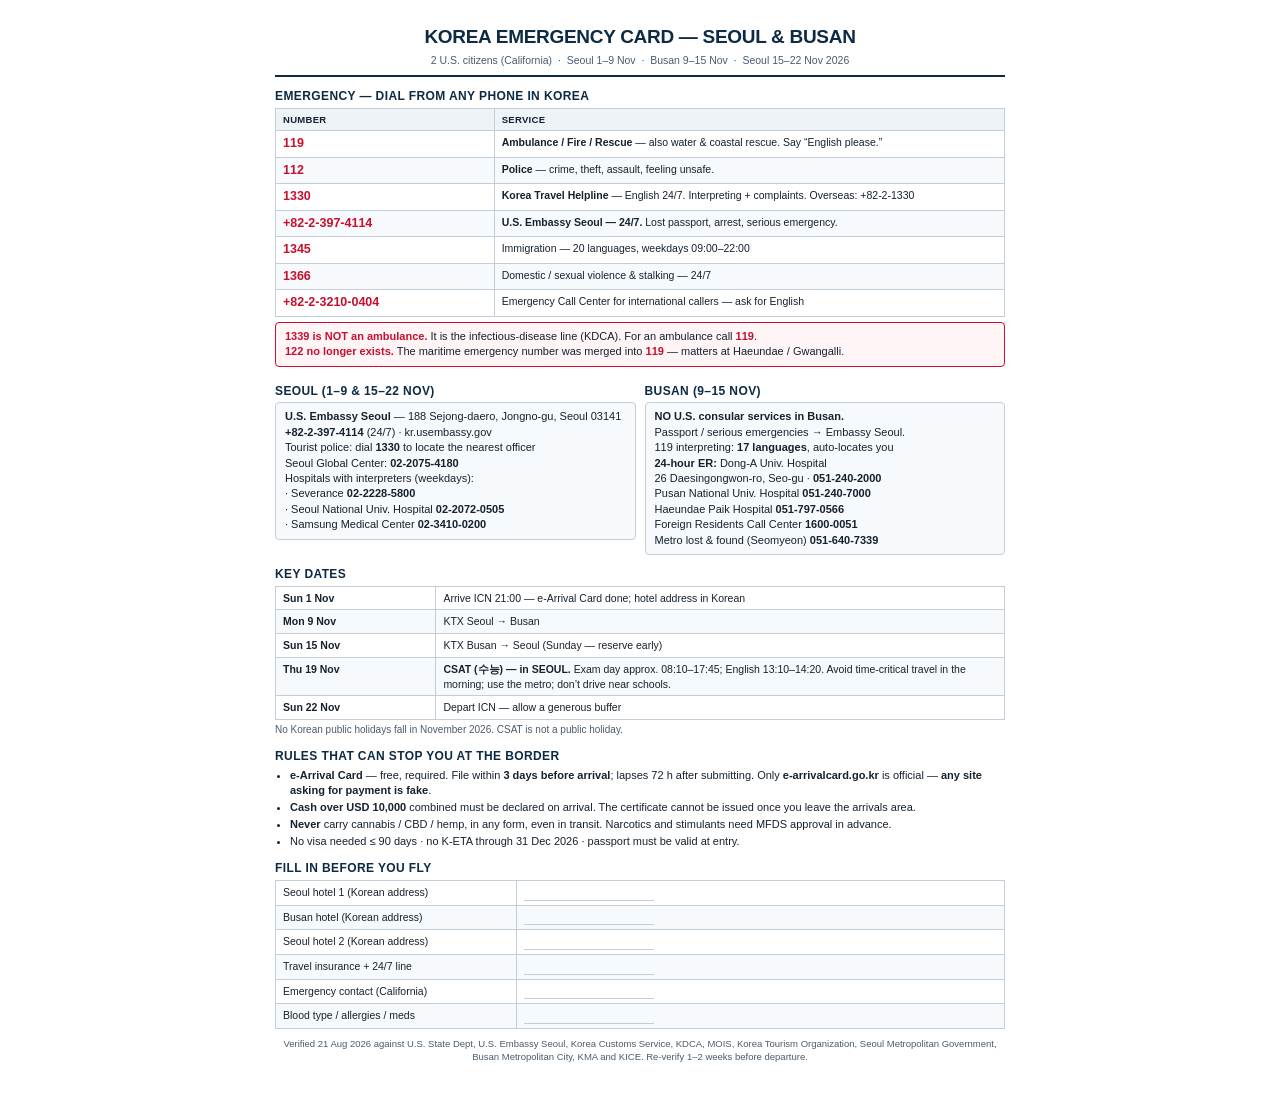
<file: print/emergency-card.html>
<!DOCTYPE html>
<html lang="en">
<head>
<meta charset="utf-8">
<meta name="viewport" content="width=device-width, initial-scale=1">
<title>Korea Emergency Card — Seoul &amp; Busan, Nov 2026 (print)</title>
<style>
  :root { --navy:#0d2b45; --red:#c8102e; --slate:#4a5b6c; --line:#c3ced9; --band:#eef3f8; --alt:#f7fafc; }
  * { box-sizing:border-box; }
  body { font-family:"Segoe UI", Roboto, Helvetica, Arial, "Noto Sans KR", "Malgun Gothic", sans-serif;
         color:#16212e; margin:0; padding:24px 18px; font-size:11px; line-height:1.4; background:#fff; }
  .page { max-width:730px; margin:0 auto; }
  h1 { font-size:19px; text-align:center; color:var(--navy); margin:0 0 2px; letter-spacing:-.3px; }
  .sub { text-align:center; font-size:10.5px; color:var(--slate); margin:0 0 8px; }
  .rule { border:0; border-top:2px solid var(--navy); margin:5px 0 9px; }
  h2 { font-size:12px; color:var(--navy); margin:11px 0 3px; text-transform:uppercase; letter-spacing:.4px; }
  table { width:100%; border-collapse:collapse; margin:2px 0; }
  th, td { border:1px solid var(--line); padding:4px 7px; text-align:left; vertical-align:top; font-size:10.5px; }
  thead th { background:var(--band); font-size:9.5px; text-transform:uppercase; letter-spacing:.3px; }
  tbody tr:nth-child(even) { background:var(--alt); }
  .big { font-weight:800; color:var(--red); font-size:12.5px; white-space:nowrap; }
  .card { border:1px solid var(--line); background:var(--alt); border-radius:4px; padding:6px 9px; }
  .warn { border:1.5px solid var(--red); background:#fff5f6; border-radius:4px; padding:6px 9px; margin:5px 0; }
  .warn b { color:var(--red); }
  .cols { display:flex; gap:9px; }
  .cols > div { flex:1; }
  ul { margin:3px 0 3px 15px; padding:0; }
  li { margin:1.5px 0; }
  .fill { border-bottom:1px solid var(--line); display:inline-block; min-width:130px; }
  @media print {
    body { padding:0; font-size:10.5px; }
    h2 { page-break-after:avoid; }
    table, .warn, .card { page-break-inside:avoid; }
  }
</style>
</head>
<body>
<div class="page">

  <h1>KOREA EMERGENCY CARD — SEOUL &amp; BUSAN</h1>
  <p class="sub">2 U.S. citizens (California) &nbsp;·&nbsp; Seoul 1–9 Nov &nbsp;·&nbsp; Busan 9–15 Nov &nbsp;·&nbsp; Seoul 15–22 Nov 2026</p>
  <hr class="rule">

  <h2>Emergency — dial from any phone in Korea</h2>
  <table>
    <thead><tr><th style="width:30%">Number</th><th>Service</th></tr></thead>
    <tbody>
      <tr><td class="big">119</td><td><b>Ambulance / Fire / Rescue</b> — also water &amp; coastal rescue. Say “English please.”</td></tr>
      <tr><td class="big">112</td><td><b>Police</b> — crime, theft, assault, feeling unsafe.</td></tr>
      <tr><td class="big">1330</td><td><b>Korea Travel Helpline</b> — English 24/7. Interpreting + complaints. Overseas: +82-2-1330</td></tr>
      <tr><td class="big">+82-2-397-4114</td><td><b>U.S. Embassy Seoul — 24/7.</b> Lost passport, arrest, serious emergency.</td></tr>
      <tr><td class="big">1345</td><td>Immigration — 20 languages, weekdays 09:00–22:00</td></tr>
      <tr><td class="big">1366</td><td>Domestic / sexual violence &amp; stalking — 24/7</td></tr>
      <tr><td class="big">+82-2-3210-0404</td><td>Emergency Call Center for international callers — ask for English</td></tr>
    </tbody>
  </table>

  <div class="warn">
    <b>1339 is NOT an ambulance.</b> It is the infectious-disease line (KDCA). For an ambulance call <b>119</b>.<br>
    <b>122 no longer exists.</b> The maritime emergency number was merged into <b>119</b> — matters at Haeundae / Gwangalli.
  </div>

  <div class="cols">
    <div>
      <h2>Seoul (1–9 &amp; 15–22 Nov)</h2>
      <div class="card">
        <b>U.S. Embassy Seoul</b> — 188 Sejong-daero, Jongno-gu, Seoul 03141<br>
        <b>+82-2-397-4114</b> (24/7) · kr.usembassy.gov<br>
        Tourist police: dial <b>1330</b> to locate the nearest officer<br>
        Seoul Global Center: <b>02-2075-4180</b><br>
        Hospitals with interpreters (weekdays):<br>
        · Severance <b>02-2228-5800</b><br>
        · Seoul National Univ. Hospital <b>02-2072-0505</b><br>
        · Samsung Medical Center <b>02-3410-0200</b>
      </div>
    </div>
    <div>
      <h2>Busan (9–15 Nov)</h2>
      <div class="card">
        <b>NO U.S. consular services in Busan.</b><br>
        Passport / serious emergencies → Embassy Seoul.<br>
        119 interpreting: <b>17 languages</b>, auto-locates you<br>
        <b>24-hour ER:</b> Dong-A Univ. Hospital<br>
        26 Daesingongwon-ro, Seo-gu · <b>051-240-2000</b><br>
        Pusan National Univ. Hospital <b>051-240-7000</b><br>
        Haeundae Paik Hospital <b>051-797-0566</b><br>
        Foreign Residents Call Center <b>1600-0051</b><br>
        Metro lost &amp; found (Seomyeon) <b>051-640-7339</b>
      </div>
    </div>
  </div>

  <h2>Key dates</h2>
  <table>
    <tbody>
      <tr><td style="width:22%"><b>Sun 1 Nov</b></td><td>Arrive ICN 21:00 — e-Arrival Card done; hotel address in Korean</td></tr>
      <tr><td><b>Mon 9 Nov</b></td><td>KTX Seoul → Busan</td></tr>
      <tr><td><b>Sun 15 Nov</b></td><td>KTX Busan → Seoul (Sunday — reserve early)</td></tr>
      <tr><td><b>Thu 19 Nov</b></td><td><b>CSAT (<span lang="ko">수능</span>) — in SEOUL.</b> Exam day approx. 08:10–17:45; English 13:10–14:20.
        Avoid time-critical travel in the morning; use the metro; don’t drive near schools.</td></tr>
      <tr><td><b>Sun 22 Nov</b></td><td>Depart ICN — allow a generous buffer</td></tr>
    </tbody>
  </table>
  <p style="margin:3px 0 0; font-size:10px; color:var(--slate);">No Korean public holidays fall in November 2026. CSAT is not a public holiday.</p>

  <h2>Rules that can stop you at the border</h2>
  <ul>
    <li><b>e-Arrival Card</b> — free, required. File within <b>3 days before arrival</b>; lapses 72 h after submitting.
      Only <b>e-arrivalcard.go.kr</b> is official — <b>any site asking for payment is fake</b>.</li>
    <li><b>Cash over USD 10,000</b> combined must be declared on arrival. The certificate cannot be issued once you leave the arrivals area.</li>
    <li><b>Never</b> carry cannabis / CBD / hemp, in any form, even in transit. Narcotics and stimulants need MFDS approval in advance.</li>
    <li>No visa needed ≤ 90 days · no K-ETA through 31 Dec 2026 · passport must be valid at entry.</li>
  </ul>

  <h2>Fill in before you fly</h2>
  <table>
    <tbody>
      <tr><td style="width:33%">Seoul hotel 1 (Korean address)</td><td><span class="fill">&nbsp;</span></td></tr>
      <tr><td>Busan hotel (Korean address)</td><td><span class="fill">&nbsp;</span></td></tr>
      <tr><td>Seoul hotel 2 (Korean address)</td><td><span class="fill">&nbsp;</span></td></tr>
      <tr><td>Travel insurance + 24/7 line</td><td><span class="fill">&nbsp;</span></td></tr>
      <tr><td>Emergency contact (California)</td><td><span class="fill">&nbsp;</span></td></tr>
      <tr><td>Blood type / allergies / meds</td><td><span class="fill">&nbsp;</span></td></tr>
    </tbody>
  </table>

  <p style="margin-top:8px; font-size:9.5px; color:var(--slate); text-align:center;">
    Verified 21 Aug 2026 against U.S. State Dept, U.S. Embassy Seoul, Korea Customs Service, KDCA, MOIS,
    Korea Tourism Organization, Seoul Metropolitan Government, Busan Metropolitan City, KMA and KICE.
    Re-verify 1–2 weeks before departure.
  </p>
</div>
</body>
</html>
</file>
<file: assets/site.css>
/* ============================================================
   Korea Emergency Guide — Seoul & Busan · Nov 2026
   Clean, mobile-first, no JS required, print-friendly.
   ============================================================ */

:root {
  --navy: #0e2a47;
  --navy-2: #123a63;
  --red: #c8102e;
  --red-dark: #a30d26;
  --red-bg: #fff4f5;
  --blue: #1c5a92;
  --blue-bg: #eef5fb;
  --amber: #8a5a00;
  --amber-bg: #fff7e6;
  --green: #14663f;
  --green-bg: #edf9f2;
  --ink: #17222f;
  --muted: #5a6a7b;
  --line: #dfe6ee;
  --bg: #f5f7fa;
  --card: #ffffff;
  --radius: 14px;
  --shadow: 0 1px 2px rgba(14, 42, 71, .05), 0 5px 18px rgba(14, 42, 71, .07);
  --font: -apple-system, BlinkMacSystemFont, "Segoe UI", Roboto, "Helvetica Neue",
          Arial, "Noto Sans KR", "Apple SD Gothic Neo", "Malgun Gothic", sans-serif;
}

* { box-sizing: border-box; }

html {
  scroll-behavior: smooth;
  scroll-padding-top: 84px;
  -webkit-text-size-adjust: 100%;
}

body {
  margin: 0;
  font-family: var(--font);
  font-size: 16px;
  line-height: 1.55;
  color: var(--ink);
  background: var(--bg);
}

h1, h2, h3, h4 { color: var(--navy); line-height: 1.22; margin: 0 0 .45em; font-weight: 750; }
h1 { font-size: clamp(1.65rem, 4.6vw, 2.35rem); letter-spacing: -.02em; }
h2 { font-size: clamp(1.3rem, 3.4vw, 1.65rem); }
h3 { font-size: 1.02rem; }
p  { margin: 0 0 .7em; }
a  { color: var(--blue); text-decoration: none; }
a:hover { text-decoration: underline; }
ul { margin: 0 0 .7em; padding-left: 1.15rem; }
li { margin: .28em 0; }
strong { font-weight: 700; }

.wrap { max-width: 1080px; margin: 0 auto; padding: 0 18px; }

/* ---------- header ---------- */
.site-header {
  position: sticky; top: 0; z-index: 50;
  background: var(--navy);
  box-shadow: 0 2px 10px rgba(0, 0, 0, .18);
}
.nav { display: flex; align-items: center; gap: 14px; min-height: 60px; }
.brand {
  color: #fff; font-weight: 800; font-size: 1rem; white-space: nowrap;
  display: flex; align-items: center; gap: 8px;
}
.brand:hover { text-decoration: none; }
.nav-links {
  display: flex; gap: 2px; overflow-x: auto; margin-left: auto;
  -webkit-overflow-scrolling: touch; scrollbar-width: none;
}
.nav-links::-webkit-scrollbar { display: none; }
.nav-links a {
  color: #cfe0f1; font-size: .84rem; font-weight: 600;
  padding: 8px 10px; border-radius: 8px; white-space: nowrap;
}
.nav-links a:hover { color: #fff; background: var(--navy-2); text-decoration: none; }
.nav-links a.call {
  color: #fff; background: var(--red); margin-left: 4px;
}
.nav-links a.call:hover { background: var(--red-dark); }

.skip-link {
  position: absolute; left: -999px; top: 0; background: #fff; color: var(--navy);
  padding: 8px 14px; z-index: 100; border-radius: 0 0 8px 0;
}
.skip-link:focus { left: 0; }

/* ---------- hero ---------- */
.hero {
  background:
    radial-gradient(1100px 500px at 85% -10%, rgba(28, 90, 146, .35), transparent 60%),
    linear-gradient(160deg, var(--navy) 0%, #16406b 100%);
  color: #eaf2fa; padding: 34px 0 30px;
}
.hero h1 { color: #fff; }
.hero .lede { max-width: 46rem; color: #c9dbee; font-size: .98rem; }
.verify-chip {
  display: inline-flex; align-items: center; gap: 8px;
  background: rgba(255, 255, 255, .12); border: 1px solid rgba(255, 255, 255, .25);
  color: #eaf6ee; font-size: .8rem; font-weight: 650;
  padding: 5px 12px; border-radius: 999px; margin-bottom: 14px;
}
.legs { display: grid; grid-template-columns: repeat(3, 1fr); gap: 12px; margin-top: 20px; }
.leg {
  background: rgba(255, 255, 255, .97); color: var(--ink);
  border-radius: var(--radius); padding: 14px 16px 12px; box-shadow: var(--shadow);
  border-top: 4px solid var(--blue);
}
.leg.b { border-top-color: #0f8a6a; }
.leg .city { font-weight: 800; font-size: 1.06rem; color: var(--navy); }
.leg .dates { font-size: .88rem; color: var(--red); font-weight: 700; }
.leg .nights { font-size: .8rem; color: var(--muted); margin-top: 2px; }

/* ---------- sections ---------- */
section { margin: 30px 0; }
.section-title { margin-bottom: 14px; }
.section-title p { color: var(--muted); margin: 0; font-size: .92rem; }
.section-title h2 { margin-bottom: .15em; }

.grid { display: grid; gap: 14px; }
.grid.two { grid-template-columns: repeat(2, 1fr); }
.grid.three { grid-template-columns: repeat(3, 1fr); }

.card {
  background: var(--card); border: 1px solid var(--line);
  border-radius: var(--radius); padding: 18px; box-shadow: var(--shadow);
}
.card h3 { display: flex; align-items: center; gap: 8px; }
.card.seoul { border-top: 4px solid var(--blue); }
.card.busan { border-top: 4px solid #0f8a6a; }

.tag {
  display: inline-block; font-size: .72rem; font-weight: 700; letter-spacing: .04em;
  text-transform: uppercase; color: var(--muted); margin-bottom: 4px;
}

/* ---------- emergency strip ---------- */
.emergency-strip { background: var(--red-bg); border-top: 1px solid #f3ccd2; border-bottom: 1px solid #f3ccd2; padding: 26px 0; }
.emergency-strip h2 { color: var(--red-dark); }
.hint { font-size: .92rem; color: var(--ink); }
.calls { display: grid; grid-template-columns: repeat(4, 1fr); gap: 12px; margin-top: 14px; }
.call-card {
  display: flex; flex-direction: column; gap: 3px;
  background: #fff; border: 1.5px solid #f0c6cd; border-left: 6px solid var(--red);
  border-radius: 12px; padding: 14px 14px 12px; color: var(--ink);
  box-shadow: var(--shadow); transition: transform .06s ease;
}
.call-card:hover { transform: translateY(-1px); text-decoration: none; border-color: var(--red); }
.call-card .num { font-size: 1.75rem; font-weight: 850; color: var(--red); letter-spacing: .01em; }
.call-card .num.sm { font-size: 1.12rem; line-height: 1.2; }
.call-card .what { font-weight: 750; color: var(--navy); font-size: .92rem; }
.call-card .note { font-size: .78rem; color: var(--muted); }
.cant-speak {
  margin-top: 12px; background: #fff; border: 1px dashed var(--red);
  border-radius: 12px; padding: 12px 14px; font-size: .9rem;
}

/* ---------- alerts ---------- */
.alert { border-radius: 12px; padding: 14px 16px; border: 1px solid transparent; }
.alert h3 { font-size: .98rem; margin-bottom: .3em; }
.alert p { margin: 0 0 .45em; font-size: .9rem; }
.alert p:last-child { margin-bottom: 0; }
.alert.danger { background: var(--red-bg); border-color: #f3ccd2; }
.alert.danger h3 { color: var(--red-dark); }
.alert.warn { background: var(--amber-bg); border-color: #efdfb6; }
.alert.warn h3 { color: var(--amber); }
.alert.ok { background: var(--green-bg); border-color: #c8e9d6; }
.alert.ok h3 { color: var(--green); }
.alert.info { background: var(--blue-bg); border-color: #d3e4f2; }
.alert.info h3 { color: var(--blue); }

/* ---------- timeline ---------- */
.timeline { display: flex; flex-direction: column; gap: 8px; }
.tl-row {
  display: grid; grid-template-columns: 132px 1fr; gap: 14px;
  background: #fff; border: 1px solid var(--line); border-radius: 12px;
  padding: 12px 14px; box-shadow: var(--shadow);
}
.tl-row .d { font-weight: 800; color: var(--navy); }
.tl-row .d small { display: block; font-weight: 600; color: var(--muted); font-size: .76rem; }
.tl-row .b span { display: block; color: var(--muted); font-size: .87rem; margin-top: 2px; }
.tl-row.key { border-left: 5px solid var(--red); }
.tl-row.move { border-left: 5px solid var(--blue); }

/* ---------- tables ---------- */
.table-wrap { overflow-x: auto; background: #fff; border: 1px solid var(--line); border-radius: var(--radius); box-shadow: var(--shadow); }
table { border-collapse: collapse; width: 100%; font-size: .9rem; }
thead th {
  text-align: left; background: var(--navy); color: #fff;
  padding: 10px 14px; font-size: .78rem; letter-spacing: .05em; text-transform: uppercase;
}
tbody td { padding: 10px 14px; border-top: 1px solid var(--line); vertical-align: top; }
tbody tr:nth-child(even) { background: #fafcfe; }
td.n { white-space: nowrap; font-weight: 800; color: var(--navy); }
td.n a { color: var(--blue); }

/* ---------- apps ---------- */
.app-chip {
  display: inline-block; font-size: .68rem; font-weight: 700; letter-spacing: .05em;
  text-transform: uppercase; padding: 2px 8px; border-radius: 999px;
  background: var(--blue-bg); color: var(--blue); margin-left: auto;
}
.app-chip.rec { background: var(--amber-bg); color: var(--amber); }

/* ---------- buttons & misc ---------- */
.btn {
  display: inline-block; padding: 9px 16px; border-radius: 10px;
  font-weight: 700; font-size: .9rem; margin: 2px 6px 2px 0;
}
.btn.solid { background: var(--red); color: #fff; }
.btn.solid:hover { background: var(--red-dark); text-decoration: none; }
.btn.line { border: 1.5px solid var(--blue); color: var(--blue); background: #fff; }
.btn.line:hover { background: var(--blue-bg); text-decoration: none; }

.src { font-size: .76rem; color: var(--muted); margin: .6em 0 0; }
.src a { word-break: break-word; }

.checklist { list-style: none; padding: 0; }
.checklist li { display: flex; gap: 10px; align-items: flex-start; margin: .5em 0; }
.checklist input { width: 17px; height: 17px; margin-top: 3px; accent-color: var(--green); flex: none; }

.kv { font-size: .9rem; }
.kv b { color: var(--navy); }

/* ---------- footer ---------- */
.footer { background: var(--navy); color: #c9dbee; padding: 26px 0 34px; margin-top: 40px; }
.footer h3 { color: #fff; }
.footer p { font-size: .88rem; }
.footer a { color: #9fd1ff; }

/* ---------- responsive ---------- */
@media (max-width: 900px) {
  .grid.three { grid-template-columns: repeat(2, 1fr); }
  .calls { grid-template-columns: repeat(2, 1fr); }
}
@media (max-width: 640px) {
  .grid.two, .grid.three { grid-template-columns: 1fr; }
  .calls { grid-template-columns: repeat(2, 1fr); gap: 10px; }
  .call-card .num { font-size: 1.45rem; }
  .tl-row { grid-template-columns: 1fr; gap: 4px; padding: 12px; }
  .nav { flex-wrap: wrap; padding: 8px 0; }
  section { margin: 24px 0; }
}

/* ---------- print ---------- */
@media print {
  .site-header, .nav-links, .btn, .skip-link { display: none !important; }
  body { background: #fff; }
  .hero { background: #fff; color: #000; }
  .hero h1, .hero .lede { color: #000; }
  .leg { box-shadow: none; border: 1px solid #999; }
  .card, .tl-row, .table-wrap { box-shadow: none; break-inside: avoid; }
  a { color: #000; }
}
</file>
